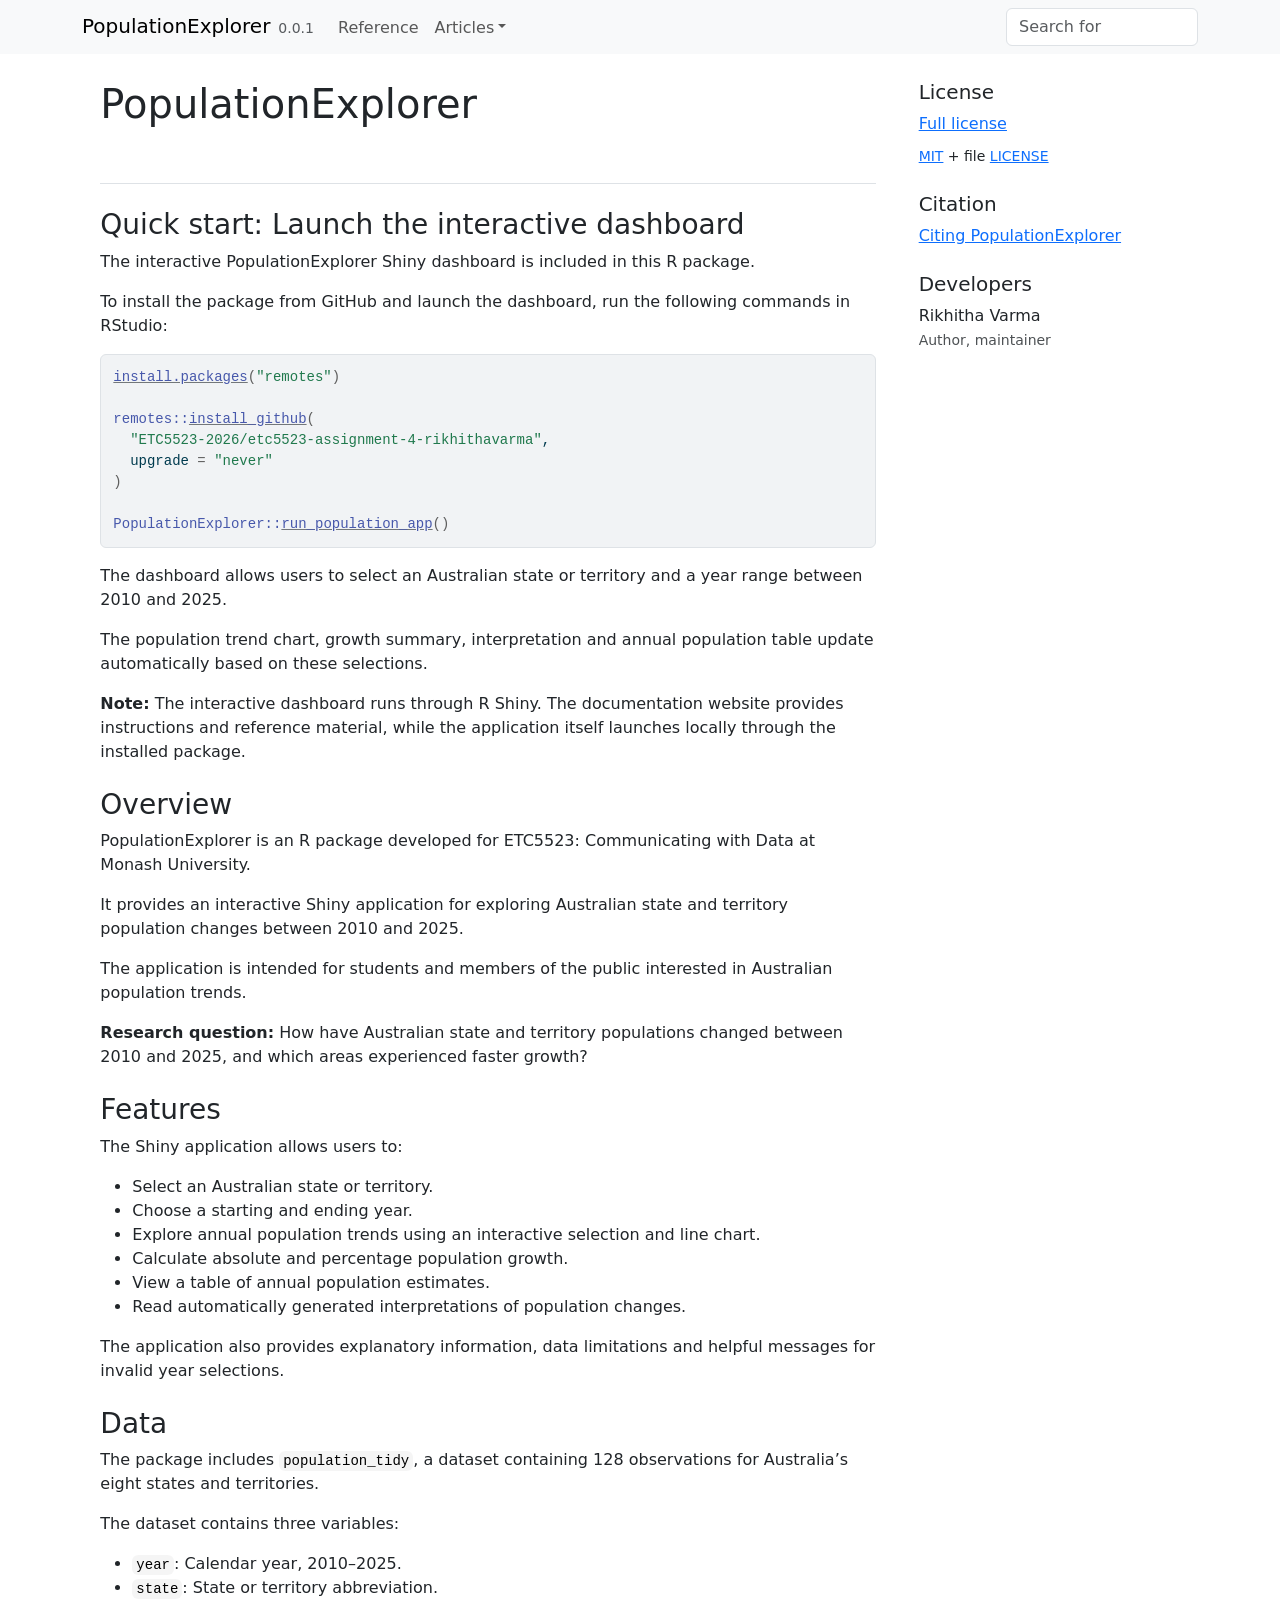
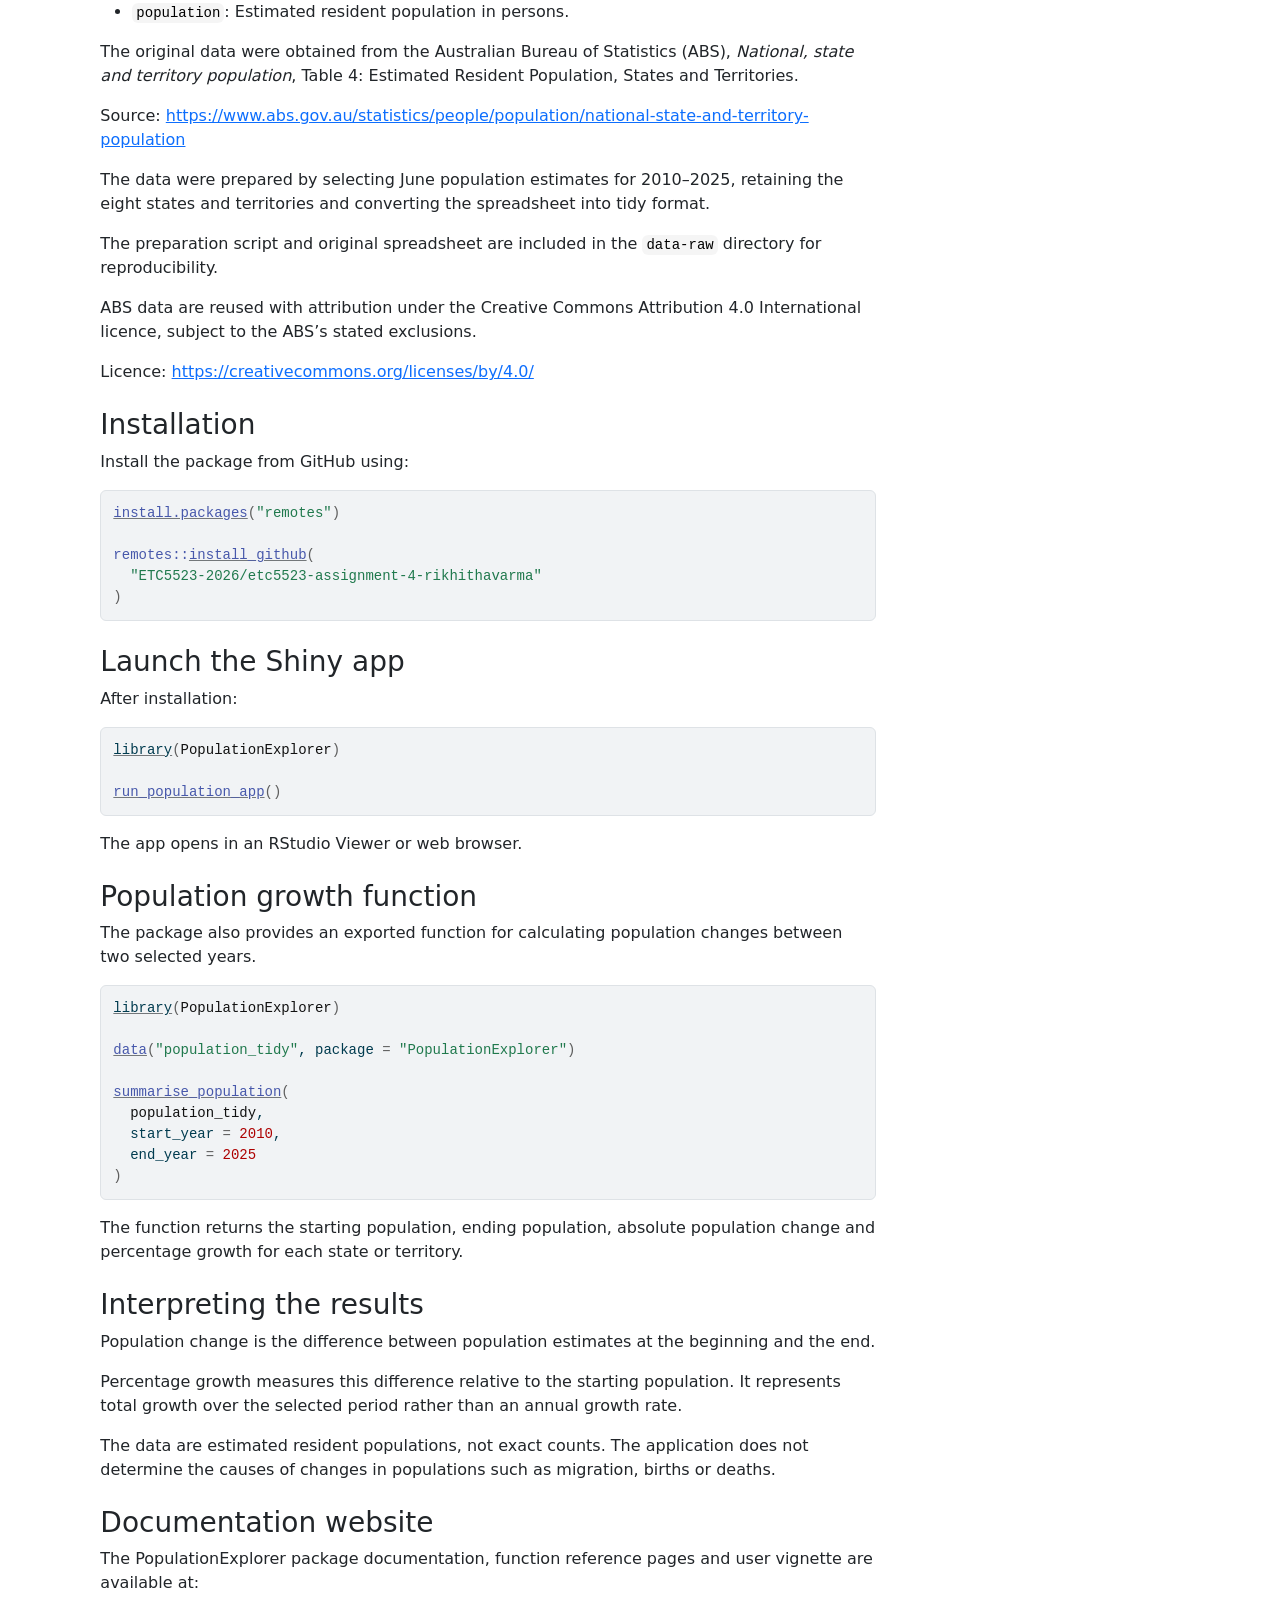
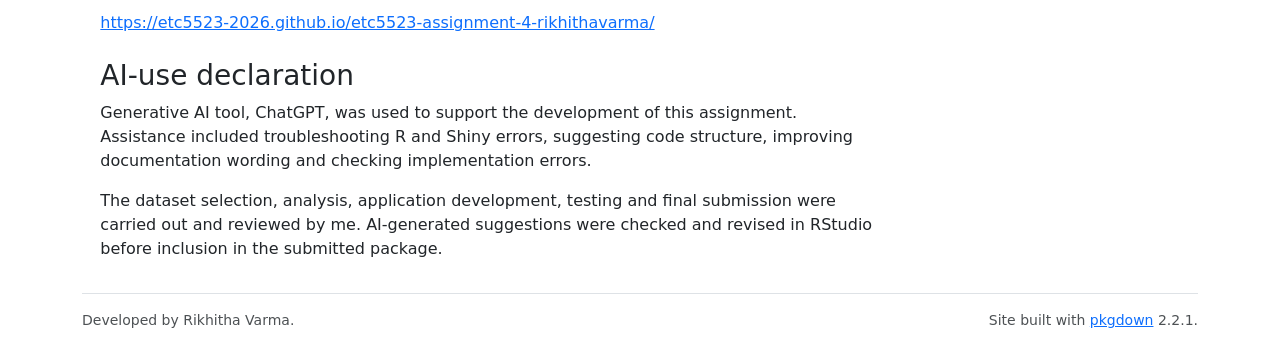
<file: docs/index.html>
<!DOCTYPE html>
<!-- Generated by pkgdown: do not edit by hand --><html lang="en">
<head>
<meta http-equiv="Content-Type" content="text/html; charset=UTF-8">
<meta charset="utf-8">
<meta http-equiv="X-UA-Compatible" content="IE=edge">
<meta name="viewport" content="width=device-width, initial-scale=1, shrink-to-fit=no">
<title>Explore Australian State and Territory Population Growth • PopulationExplorer</title>
<script src="deps/jquery-3.6.0/jquery-3.6.0.min.js"></script><meta name="viewport" content="width=device-width, initial-scale=1, shrink-to-fit=no">
<link href="deps/bootstrap-5.3.1/bootstrap.min.css" rel="stylesheet">
<script src="deps/bootstrap-5.3.1/bootstrap.bundle.min.js"></script><link href="deps/font-awesome-6.5.2/css/all.min.css" rel="stylesheet">
<link href="deps/font-awesome-6.5.2/css/v4-shims.min.css" rel="stylesheet">
<script src="deps/headroom-0.11.0/headroom.min.js"></script><script src="deps/headroom-0.11.0/jQuery.headroom.min.js"></script><script src="deps/bootstrap-toc-1.0.1/bootstrap-toc.min.js"></script><script src="deps/clipboard.js-2.0.11/clipboard.min.js"></script><script src="deps/search-1.0.0/autocomplete.jquery.min.js"></script><script src="deps/search-1.0.0/fuse.min.js"></script><script src="deps/search-1.0.0/mark.min.js"></script><!-- pkgdown --><script src="pkgdown.js"></script><meta property="og:title" content="Explore Australian State and Territory Population Growth">
<meta name="description" content="Provides annual population estimates for Australian states and territories from 2010 to 2025. Includes functions for summarising population growth and an interactive Shiny application for exploring population changes over time.">
<meta property="og:description" content="Provides annual population estimates for Australian states and territories from 2010 to 2025. Includes functions for summarising population growth and an interactive Shiny application for exploring population changes over time.">
</head>
<body>
    <a href="#main" class="visually-hidden-focusable">Skip to contents</a>


    <nav class="navbar navbar-expand-lg fixed-top bg-light" data-bs-theme="light" aria-label="Site navigation"><div class="container">

    <a class="navbar-brand me-2" href="index.html">PopulationExplorer</a>

    <small class="nav-text text-muted me-auto" data-bs-toggle="tooltip" data-bs-placement="bottom" title="">0.0.1</small>


    <button class="navbar-toggler" type="button" data-bs-toggle="collapse" data-bs-target="#navbar" aria-controls="navbar" aria-expanded="false" aria-label="Toggle navigation">
      <span class="navbar-toggler-icon"></span>
    </button>

    <div id="navbar" class="collapse navbar-collapse ms-3">
      <ul class="navbar-nav me-auto">
<li class="nav-item"><a class="nav-link" href="reference/index.html">Reference</a></li>
<li class="nav-item dropdown">
  <button class="nav-link dropdown-toggle" type="button" id="dropdown-articles" data-bs-toggle="dropdown" aria-expanded="false" aria-haspopup="true">Articles</button>
  <ul class="dropdown-menu" aria-labelledby="dropdown-articles">
<li><a class="dropdown-item" href="articles/using-population-explorer.html">Using PopulationExplorer</a></li>
  </ul>
</li>
      </ul>
<ul class="navbar-nav">
<li class="nav-item"><form class="form-inline" role="search">
 <input class="form-control" type="search" name="search-input" id="search-input" autocomplete="off" aria-label="Search site" placeholder="Search for" data-search-index="search.json">
</form></li>
      </ul>
</div>


  </div>
</nav><div class="container template-home">
<div class="row">
  <main id="main" class="col-md-9"><div class="section level1">
<div class="page-header"><h1 id="populationexplorer">PopulationExplorer<a class="anchor" aria-label="anchor" href="#populationexplorer"></a>
</h1></div>
<div class="section level2">
<h2 id="quick-start-launch-the-interactive-dashboard">Quick start: Launch the interactive dashboard<a class="anchor" aria-label="anchor" href="#quick-start-launch-the-interactive-dashboard"></a>
</h2>
<p>The interactive PopulationExplorer Shiny dashboard is included in this R package.</p>
<p>To install the package from GitHub and launch the dashboard, run the following commands in RStudio:</p>
<div class="sourceCode" id="cb1"><pre class="downlit sourceCode r">
<code class="sourceCode R"><span><span class="fu"><a href="https://rdrr.io/r/utils/install.packages.html" class="external-link">install.packages</a></span><span class="op">(</span><span class="st">"remotes"</span><span class="op">)</span></span>
<span></span>
<span><span class="fu">remotes</span><span class="fu">::</span><span class="fu"><a href="https://remotes.r-lib.org/reference/install_github.html" class="external-link">install_github</a></span><span class="op">(</span></span>
<span>  <span class="st">"ETC5523-2026/etc5523-assignment-4-rikhithavarma"</span>,</span>
<span>  upgrade <span class="op">=</span> <span class="st">"never"</span></span>
<span><span class="op">)</span></span>
<span></span>
<span><span class="fu">PopulationExplorer</span><span class="fu">::</span><span class="fu"><a href="reference/run_population_app.html">run_population_app</a></span><span class="op">(</span><span class="op">)</span></span></code></pre></div>
<p>The dashboard allows users to select an Australian state or territory and a year range between 2010 and 2025.</p>
<p>The population trend chart, growth summary, interpretation and annual population table update automatically based on these selections.</p>
<p><strong>Note:</strong> The interactive dashboard runs through R Shiny. The documentation website provides instructions and reference material, while the application itself launches locally through the installed package.</p>
</div>
<div class="section level2">
<h2 id="overview">Overview<a class="anchor" aria-label="anchor" href="#overview"></a>
</h2>
<p>PopulationExplorer is an R package developed for ETC5523: Communicating with Data at Monash University.</p>
<p>It provides an interactive Shiny application for exploring Australian state and territory population changes between 2010 and 2025.</p>
<p>The application is intended for students and members of the public interested in Australian population trends.</p>
<p><strong>Research question:</strong> How have Australian state and territory populations changed between 2010 and 2025, and which areas experienced faster growth?</p>
</div>
<div class="section level2">
<h2 id="features">Features<a class="anchor" aria-label="anchor" href="#features"></a>
</h2>
<p>The Shiny application allows users to:</p>
<ul>
<li>Select an Australian state or territory.</li>
<li>Choose a starting and ending year.</li>
<li>Explore annual population trends using an interactive selection and line chart.</li>
<li>Calculate absolute and percentage population growth.</li>
<li>View a table of annual population estimates.</li>
<li>Read automatically generated interpretations of population changes.</li>
</ul>
<p>The application also provides explanatory information, data limitations and helpful messages for invalid year selections.</p>
</div>
<div class="section level2">
<h2 id="data">Data<a class="anchor" aria-label="anchor" href="#data"></a>
</h2>
<p>The package includes <code>population_tidy</code>, a dataset containing 128 observations for Australia’s eight states and territories.</p>
<p>The dataset contains three variables:</p>
<ul>
<li>
<code>year</code>: Calendar year, 2010–2025.</li>
<li>
<code>state</code>: State or territory abbreviation.</li>
<li>
<code>population</code>: Estimated resident population in persons.</li>
</ul>
<p>The original data were obtained from the Australian Bureau of Statistics (ABS), <em>National, state and territory population</em>, Table 4: Estimated Resident Population, States and Territories.</p>
<p>Source: <a href="https://www.abs.gov.au/statistics/people/population/national-state-and-territory-population" class="external-link uri">https://www.abs.gov.au/statistics/people/population/national-state-and-territory-population</a></p>
<p>The data were prepared by selecting June population estimates for 2010–2025, retaining the eight states and territories and converting the spreadsheet into tidy format.</p>
<p>The preparation script and original spreadsheet are included in the <code>data-raw</code> directory for reproducibility.</p>
<p>ABS data are reused with attribution under the Creative Commons Attribution 4.0 International licence, subject to the ABS’s stated exclusions.</p>
<p>Licence: <a href="https://creativecommons.org/licenses/by/4.0/" class="external-link uri">https://creativecommons.org/licenses/by/4.0/</a></p>
</div>
<div class="section level2">
<h2 id="installation">Installation<a class="anchor" aria-label="anchor" href="#installation"></a>
</h2>
<p>Install the package from GitHub using:</p>
<div class="sourceCode" id="cb2"><pre class="downlit sourceCode r">
<code class="sourceCode R"><span><span class="fu"><a href="https://rdrr.io/r/utils/install.packages.html" class="external-link">install.packages</a></span><span class="op">(</span><span class="st">"remotes"</span><span class="op">)</span></span>
<span></span>
<span><span class="fu">remotes</span><span class="fu">::</span><span class="fu"><a href="https://remotes.r-lib.org/reference/install_github.html" class="external-link">install_github</a></span><span class="op">(</span></span>
<span>  <span class="st">"ETC5523-2026/etc5523-assignment-4-rikhithavarma"</span></span>
<span><span class="op">)</span></span></code></pre></div>
</div>
<div class="section level2">
<h2 id="launch-the-shiny-app">Launch the Shiny app<a class="anchor" aria-label="anchor" href="#launch-the-shiny-app"></a>
</h2>
<p>After installation:</p>
<div class="sourceCode" id="cb3"><pre class="downlit sourceCode r">
<code class="sourceCode R"><span><span class="kw"><a href="https://rdrr.io/r/base/library.html" class="external-link">library</a></span><span class="op">(</span><span class="va">PopulationExplorer</span><span class="op">)</span></span>
<span></span>
<span><span class="fu"><a href="reference/run_population_app.html">run_population_app</a></span><span class="op">(</span><span class="op">)</span></span></code></pre></div>
<p>The app opens in an RStudio Viewer or web browser.</p>
</div>
<div class="section level2">
<h2 id="population-growth-function">Population growth function<a class="anchor" aria-label="anchor" href="#population-growth-function"></a>
</h2>
<p>The package also provides an exported function for calculating population changes between two selected years.</p>
<div class="sourceCode" id="cb4"><pre class="downlit sourceCode r">
<code class="sourceCode R"><span><span class="kw"><a href="https://rdrr.io/r/base/library.html" class="external-link">library</a></span><span class="op">(</span><span class="va">PopulationExplorer</span><span class="op">)</span></span>
<span></span>
<span><span class="fu"><a href="https://rdrr.io/r/utils/data.html" class="external-link">data</a></span><span class="op">(</span><span class="st">"population_tidy"</span>, package <span class="op">=</span> <span class="st">"PopulationExplorer"</span><span class="op">)</span></span>
<span></span>
<span><span class="fu"><a href="reference/summarise_population.html">summarise_population</a></span><span class="op">(</span></span>
<span>  <span class="va">population_tidy</span>,</span>
<span>  start_year <span class="op">=</span> <span class="fl">2010</span>,</span>
<span>  end_year <span class="op">=</span> <span class="fl">2025</span></span>
<span><span class="op">)</span></span></code></pre></div>
<p>The function returns the starting population, ending population, absolute population change and percentage growth for each state or territory.</p>
</div>
<div class="section level2">
<h2 id="interpreting-the-results">Interpreting the results<a class="anchor" aria-label="anchor" href="#interpreting-the-results"></a>
</h2>
<p>Population change is the difference between population estimates at the beginning and the end.</p>
<p>Percentage growth measures this difference relative to the starting population. It represents total growth over the selected period rather than an annual growth rate.</p>
<p>The data are estimated resident populations, not exact counts. The application does not determine the causes of changes in populations such as migration, births or deaths.</p>
</div>
<div class="section level2">
<h2 id="documentation-website">Documentation website<a class="anchor" aria-label="anchor" href="#documentation-website"></a>
</h2>
<p>The PopulationExplorer package documentation, function reference pages and user vignette are available at:</p>
<p><a href="https://etc5523-2026.github.io/etc5523-assignment-4-rikhithavarma/" class="external-link uri">https://etc5523-2026.github.io/etc5523-assignment-4-rikhithavarma/</a></p>
</div>
<div class="section level2">
<h2 id="ai-use-declaration">AI-use declaration<a class="anchor" aria-label="anchor" href="#ai-use-declaration"></a>
</h2>
<p>Generative AI tool, ChatGPT, was used to support the development of this assignment. Assistance included troubleshooting R and Shiny errors, suggesting code structure, improving documentation wording and checking implementation errors.</p>
<p>The dataset selection, analysis, application development, testing and final submission were carried out and reviewed by me. AI-generated suggestions were checked and revised in RStudio before inclusion in the submitted package.</p>
</div>
</div>
  </main><aside class="col-md-3"><div class="license">
<h2 data-toc-skip>License</h2>
<ul class="list-unstyled">
<li><a href="LICENSE.html">Full license</a></li>
<li><small><a href="https://opensource.org/licenses/mit-license.php" class="external-link">MIT</a> + file <a href="LICENSE-text.html">LICENSE</a></small></li>
</ul>
</div>


<div class="citation">
<h2 data-toc-skip>Citation</h2>
<ul class="list-unstyled">
<li><a href="authors.html#citation">Citing PopulationExplorer</a></li>
</ul>
</div>

<div class="developers">
<h2 data-toc-skip>Developers</h2>
<ul class="list-unstyled">
<li>Rikhitha Varma <br><small class="roles"> Author, maintainer </small>   </li>
</ul>
</div>



  </aside>
</div>


    <footer><div class="pkgdown-footer-left">
  <p>Developed by Rikhitha Varma.</p>
</div>

<div class="pkgdown-footer-right">
  <p>Site built with <a href="https://pkgdown.r-lib.org/" class="external-link">pkgdown</a> 2.2.1.</p>
</div>

    </footer>
</div>





  </body>
</html>
</file>
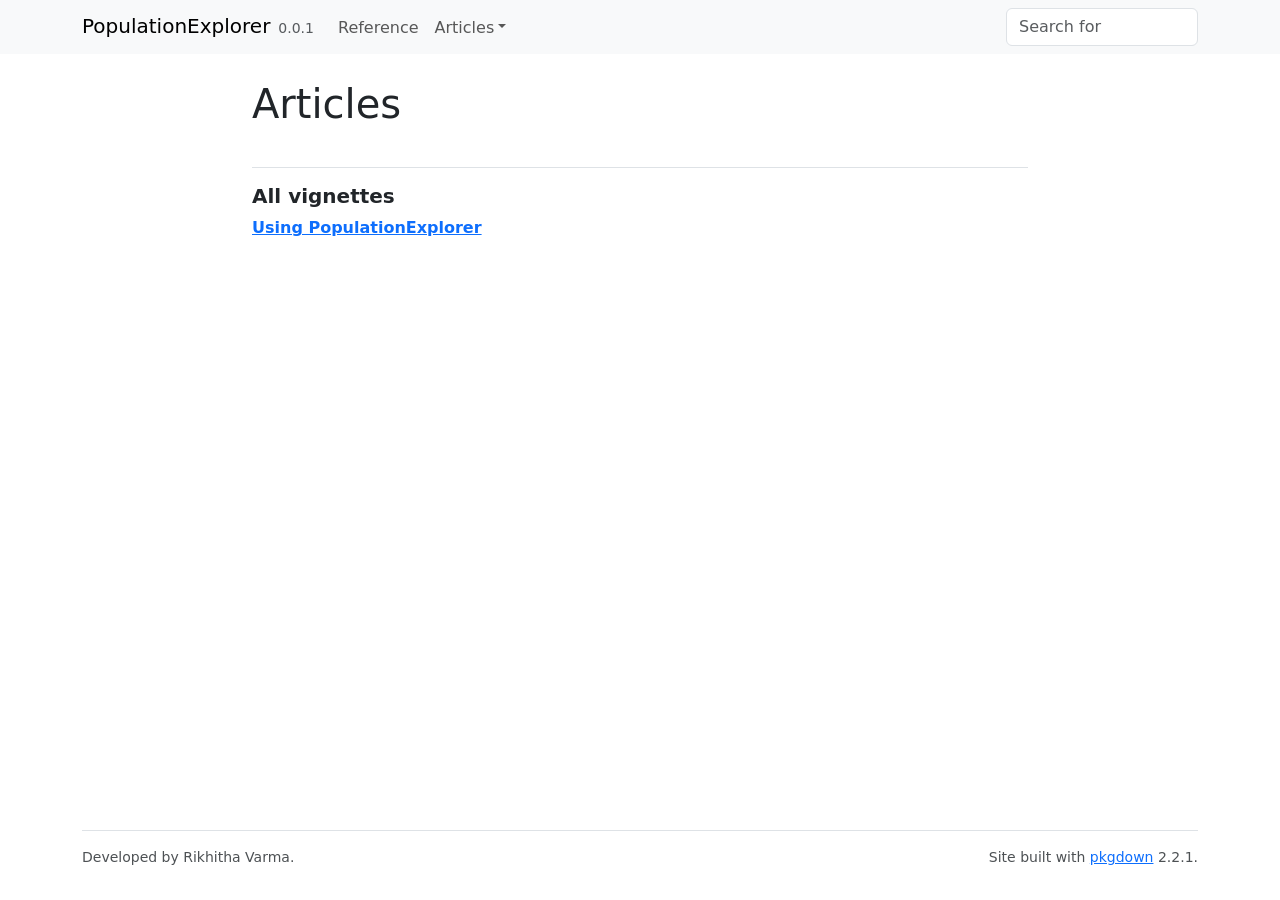
<file: docs/articles/index.html>
<!DOCTYPE html>
<!-- Generated by pkgdown: do not edit by hand --><html lang="en"><head><meta http-equiv="Content-Type" content="text/html; charset=UTF-8"><meta charset="utf-8"><meta http-equiv="X-UA-Compatible" content="IE=edge"><meta name="viewport" content="width=device-width, initial-scale=1, shrink-to-fit=no"><title>Articles • PopulationExplorer</title><script src="../deps/jquery-3.6.0/jquery-3.6.0.min.js"></script><meta name="viewport" content="width=device-width, initial-scale=1, shrink-to-fit=no"><link href="../deps/bootstrap-5.3.1/bootstrap.min.css" rel="stylesheet"><script src="../deps/bootstrap-5.3.1/bootstrap.bundle.min.js"></script><link href="../deps/font-awesome-6.5.2/css/all.min.css" rel="stylesheet"><link href="../deps/font-awesome-6.5.2/css/v4-shims.min.css" rel="stylesheet"><script src="../deps/headroom-0.11.0/headroom.min.js"></script><script src="../deps/headroom-0.11.0/jQuery.headroom.min.js"></script><script src="../deps/bootstrap-toc-1.0.1/bootstrap-toc.min.js"></script><script src="../deps/clipboard.js-2.0.11/clipboard.min.js"></script><script src="../deps/search-1.0.0/autocomplete.jquery.min.js"></script><script src="../deps/search-1.0.0/fuse.min.js"></script><script src="../deps/search-1.0.0/mark.min.js"></script><!-- pkgdown --><script src="../pkgdown.js"></script><meta property="og:title" content="Articles"></head><body>
    <a href="#main" class="visually-hidden-focusable">Skip to contents</a>


    <nav class="navbar navbar-expand-lg fixed-top bg-light" data-bs-theme="light" aria-label="Site navigation"><div class="container">

    <a class="navbar-brand me-2" href="../index.html">PopulationExplorer</a>

    <small class="nav-text text-muted me-auto" data-bs-toggle="tooltip" data-bs-placement="bottom" title="">0.0.1</small>


    <button class="navbar-toggler" type="button" data-bs-toggle="collapse" data-bs-target="#navbar" aria-controls="navbar" aria-expanded="false" aria-label="Toggle navigation">
      <span class="navbar-toggler-icon"></span>
    </button>

    <div id="navbar" class="collapse navbar-collapse ms-3">
      <ul class="navbar-nav me-auto"><li class="nav-item"><a class="nav-link" href="../reference/index.html">Reference</a></li>
<li class="nav-item dropdown">
  <button class="nav-link dropdown-toggle" type="button" id="dropdown-articles" data-bs-toggle="dropdown" aria-expanded="false" aria-haspopup="true">Articles</button>
  <ul class="dropdown-menu" aria-labelledby="dropdown-articles"><li><a class="dropdown-item" href="../articles/using-population-explorer.html">Using PopulationExplorer</a></li>
  </ul></li>
      </ul><ul class="navbar-nav"><li class="nav-item"><form class="form-inline" role="search">
 <input class="form-control" type="search" name="search-input" id="search-input" autocomplete="off" aria-label="Search site" placeholder="Search for" data-search-index="../search.json"></form></li>
      </ul></div>


  </div>
</nav><div class="container template-article-index">
<div class="row">
  <main id="main" class="col-md-9"><div class="page-header">

      <h1>Articles</h1>
    </div>

    <div class="section ">
      <h3>All vignettes</h3>
      <div class="section-desc"></div>

      <dl><dt><a href="using-population-explorer.html">Using PopulationExplorer</a></dt>
        <dd>
      </dd></dl></div>
  </main></div>


    <footer><div class="pkgdown-footer-left">
  <p>Developed by Rikhitha Varma.</p>
</div>

<div class="pkgdown-footer-right">
  <p>Site built with <a href="https://pkgdown.r-lib.org/" class="external-link">pkgdown</a> 2.2.1.</p>
</div>

    </footer></div>





  </body></html>
</file>
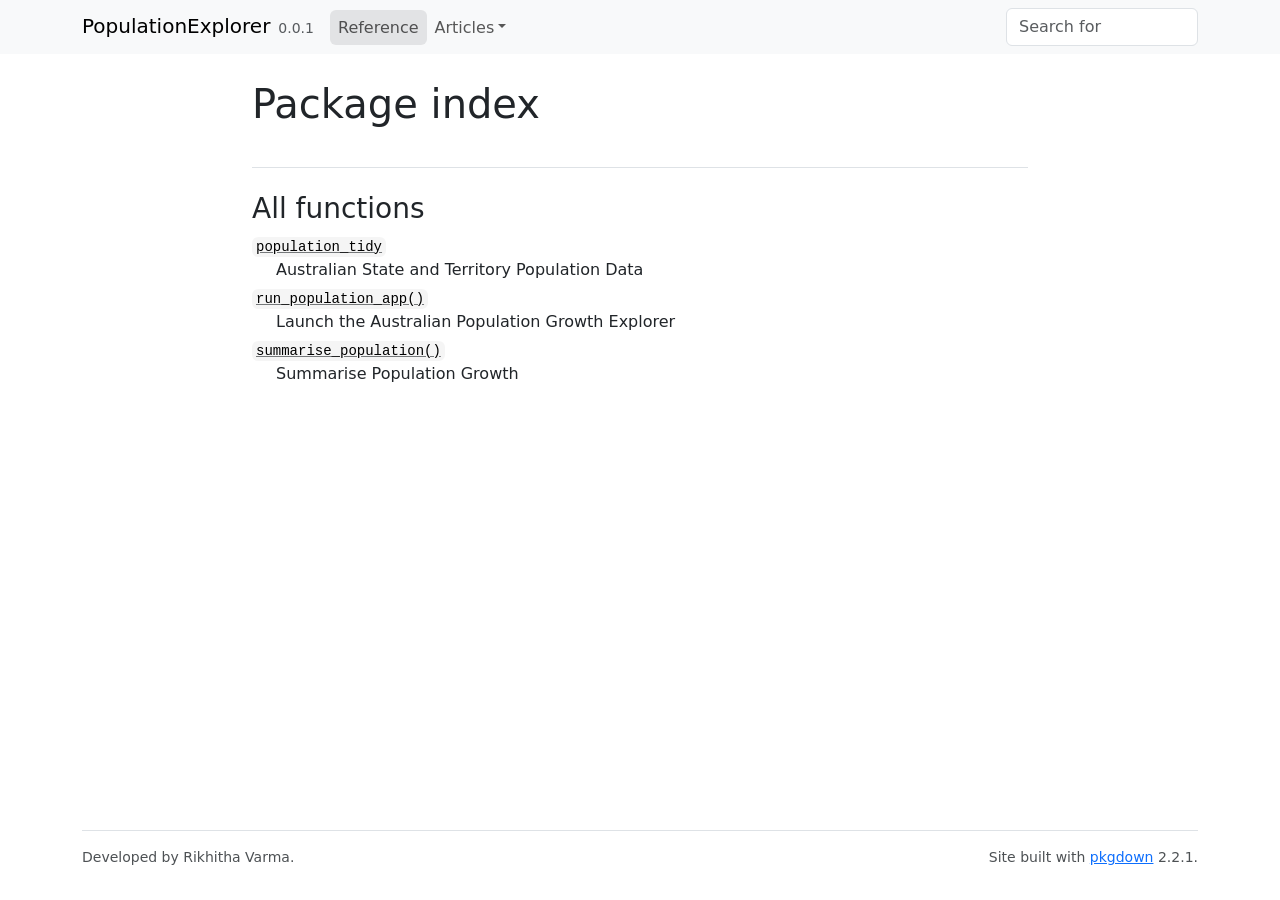
<file: docs/reference/index.html>
<!DOCTYPE html>
<!-- Generated by pkgdown: do not edit by hand --><html lang="en"><head><meta http-equiv="Content-Type" content="text/html; charset=UTF-8"><meta charset="utf-8"><meta http-equiv="X-UA-Compatible" content="IE=edge"><meta name="viewport" content="width=device-width, initial-scale=1, shrink-to-fit=no"><title>Package index • PopulationExplorer</title><script src="../deps/jquery-3.6.0/jquery-3.6.0.min.js"></script><meta name="viewport" content="width=device-width, initial-scale=1, shrink-to-fit=no"><link href="../deps/bootstrap-5.3.1/bootstrap.min.css" rel="stylesheet"><script src="../deps/bootstrap-5.3.1/bootstrap.bundle.min.js"></script><link href="../deps/font-awesome-6.5.2/css/all.min.css" rel="stylesheet"><link href="../deps/font-awesome-6.5.2/css/v4-shims.min.css" rel="stylesheet"><script src="../deps/headroom-0.11.0/headroom.min.js"></script><script src="../deps/headroom-0.11.0/jQuery.headroom.min.js"></script><script src="../deps/bootstrap-toc-1.0.1/bootstrap-toc.min.js"></script><script src="../deps/clipboard.js-2.0.11/clipboard.min.js"></script><script src="../deps/search-1.0.0/autocomplete.jquery.min.js"></script><script src="../deps/search-1.0.0/fuse.min.js"></script><script src="../deps/search-1.0.0/mark.min.js"></script><!-- pkgdown --><script src="../pkgdown.js"></script><meta property="og:title" content="Package index"></head><body>
    <a href="#main" class="visually-hidden-focusable">Skip to contents</a>


    <nav class="navbar navbar-expand-lg fixed-top bg-light" data-bs-theme="light" aria-label="Site navigation"><div class="container">

    <a class="navbar-brand me-2" href="../index.html">PopulationExplorer</a>

    <small class="nav-text text-muted me-auto" data-bs-toggle="tooltip" data-bs-placement="bottom" title="">0.0.1</small>


    <button class="navbar-toggler" type="button" data-bs-toggle="collapse" data-bs-target="#navbar" aria-controls="navbar" aria-expanded="false" aria-label="Toggle navigation">
      <span class="navbar-toggler-icon"></span>
    </button>

    <div id="navbar" class="collapse navbar-collapse ms-3">
      <ul class="navbar-nav me-auto"><li class="active nav-item"><a class="nav-link" href="../reference/index.html">Reference</a></li>
<li class="nav-item dropdown">
  <button class="nav-link dropdown-toggle" type="button" id="dropdown-articles" data-bs-toggle="dropdown" aria-expanded="false" aria-haspopup="true">Articles</button>
  <ul class="dropdown-menu" aria-labelledby="dropdown-articles"><li><a class="dropdown-item" href="../articles/using-population-explorer.html">Using PopulationExplorer</a></li>
  </ul></li>
      </ul><ul class="navbar-nav"><li class="nav-item"><form class="form-inline" role="search">
 <input class="form-control" type="search" name="search-input" id="search-input" autocomplete="off" aria-label="Search site" placeholder="Search for" data-search-index="../search.json"></form></li>
      </ul></div>


  </div>
</nav><div class="container template-reference-index">
<div class="row">
  <main id="main" class="col-md-9"><div class="page-header">

      <h1>Package index</h1>
    </div>

    <div class="section level2">
      <h2 id="all-functions">All functions<a class="anchor" aria-label="anchor" href="#all-functions"></a></h2>



      <dl></dl></div><div class="section level2">




      <dl><dt>

          <code><a href="population_tidy.html">population_tidy</a></code>

        </dt>
        <dd>Australian State and Territory Population Data</dd>

        <dt>

          <code><a href="run_population_app.html">run_population_app()</a></code>

        </dt>
        <dd>Launch the Australian Population Growth Explorer</dd>

        <dt>

          <code><a href="summarise_population.html">summarise_population()</a></code>

        </dt>
        <dd>Summarise Population Growth</dd>
      </dl></div>
  </main></div>


    <footer><div class="pkgdown-footer-left">
  <p>Developed by Rikhitha Varma.</p>
</div>

<div class="pkgdown-footer-right">
  <p>Site built with <a href="https://pkgdown.r-lib.org/" class="external-link">pkgdown</a> 2.2.1.</p>
</div>

    </footer></div>





  </body></html>
</file>
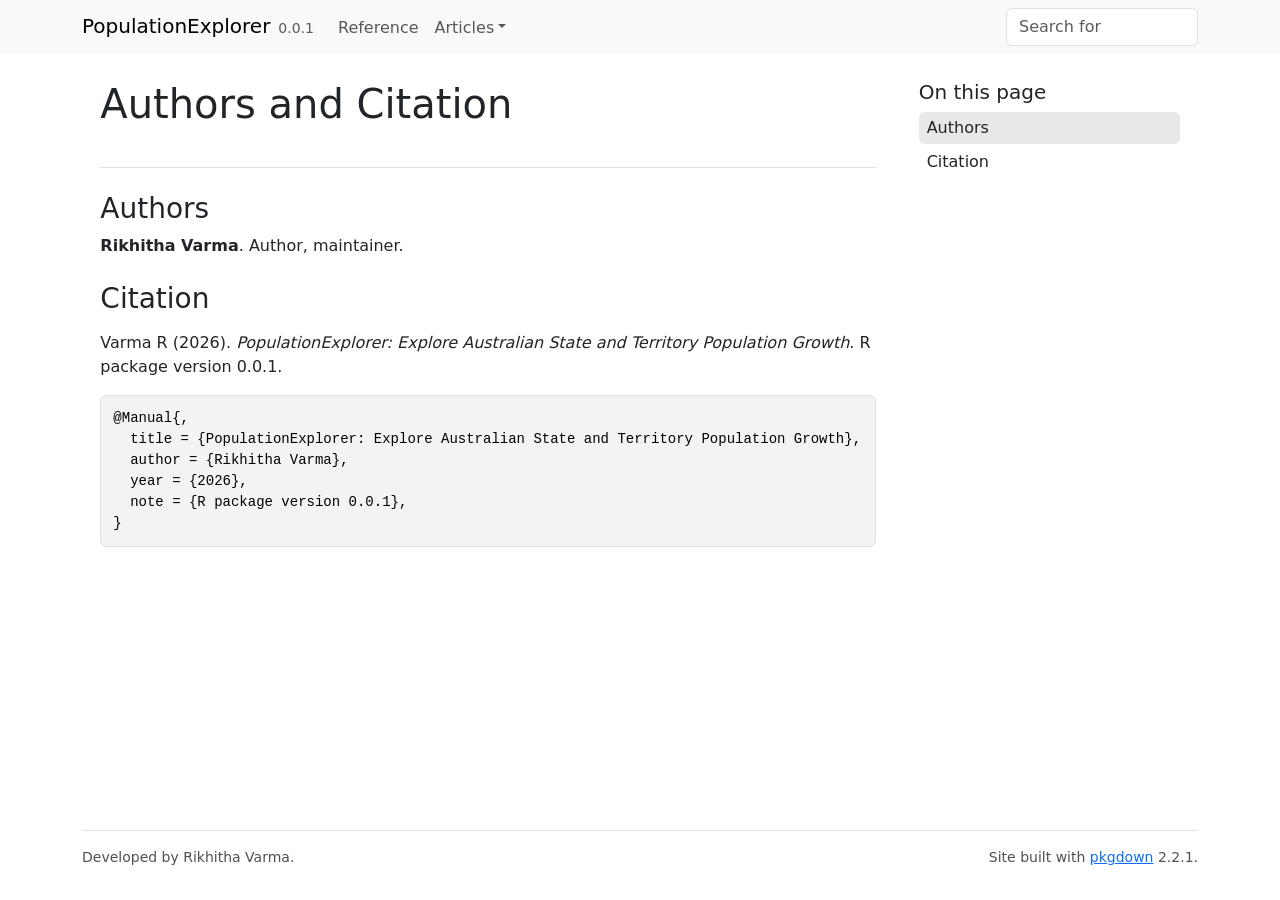
<file: docs/authors.html>
<!DOCTYPE html>
<!-- Generated by pkgdown: do not edit by hand --><html lang="en"><head><meta http-equiv="Content-Type" content="text/html; charset=UTF-8"><meta charset="utf-8"><meta http-equiv="X-UA-Compatible" content="IE=edge"><meta name="viewport" content="width=device-width, initial-scale=1, shrink-to-fit=no"><title>Authors and Citation • PopulationExplorer</title><script src="deps/jquery-3.6.0/jquery-3.6.0.min.js"></script><meta name="viewport" content="width=device-width, initial-scale=1, shrink-to-fit=no"><link href="deps/bootstrap-5.3.1/bootstrap.min.css" rel="stylesheet"><script src="deps/bootstrap-5.3.1/bootstrap.bundle.min.js"></script><link href="deps/font-awesome-6.5.2/css/all.min.css" rel="stylesheet"><link href="deps/font-awesome-6.5.2/css/v4-shims.min.css" rel="stylesheet"><script src="deps/headroom-0.11.0/headroom.min.js"></script><script src="deps/headroom-0.11.0/jQuery.headroom.min.js"></script><script src="deps/bootstrap-toc-1.0.1/bootstrap-toc.min.js"></script><script src="deps/clipboard.js-2.0.11/clipboard.min.js"></script><script src="deps/search-1.0.0/autocomplete.jquery.min.js"></script><script src="deps/search-1.0.0/fuse.min.js"></script><script src="deps/search-1.0.0/mark.min.js"></script><!-- pkgdown --><script src="pkgdown.js"></script><meta property="og:title" content="Authors and Citation"></head><body>
    <a href="#main" class="visually-hidden-focusable">Skip to contents</a>


    <nav class="navbar navbar-expand-lg fixed-top bg-light" data-bs-theme="light" aria-label="Site navigation"><div class="container">

    <a class="navbar-brand me-2" href="index.html">PopulationExplorer</a>

    <small class="nav-text text-muted me-auto" data-bs-toggle="tooltip" data-bs-placement="bottom" title="">0.0.1</small>


    <button class="navbar-toggler" type="button" data-bs-toggle="collapse" data-bs-target="#navbar" aria-controls="navbar" aria-expanded="false" aria-label="Toggle navigation">
      <span class="navbar-toggler-icon"></span>
    </button>

    <div id="navbar" class="collapse navbar-collapse ms-3">
      <ul class="navbar-nav me-auto"><li class="nav-item"><a class="nav-link" href="reference/index.html">Reference</a></li>
<li class="nav-item dropdown">
  <button class="nav-link dropdown-toggle" type="button" id="dropdown-articles" data-bs-toggle="dropdown" aria-expanded="false" aria-haspopup="true">Articles</button>
  <ul class="dropdown-menu" aria-labelledby="dropdown-articles"><li><a class="dropdown-item" href="articles/using-population-explorer.html">Using PopulationExplorer</a></li>
  </ul></li>
      </ul><ul class="navbar-nav"><li class="nav-item"><form class="form-inline" role="search">
 <input class="form-control" type="search" name="search-input" id="search-input" autocomplete="off" aria-label="Search site" placeholder="Search for" data-search-index="search.json"></form></li>
      </ul></div>


  </div>
</nav><div class="container template-citation-authors">
<div class="row">
  <main id="main" class="col-md-9"><div class="page-header">

      <h1>Authors and Citation</h1>
    </div>

    <div class="section level2">
      <h2>Authors</h2>

      <ul class="list-unstyled"><li>
          <p><strong>Rikhitha Varma</strong>. Author, maintainer.
          </p>
        </li>
      </ul></div>

    <div class="section level2">
      <h2 id="citation">Citation</h2>
      <p></p>

      <p>Varma R (2026).
<em>PopulationExplorer: Explore Australian State and Territory Population Growth</em>.
R package version 0.0.1.
</p>
      <pre>@Manual{,
  title = {PopulationExplorer: Explore Australian State and Territory Population Growth},
  author = {Rikhitha Varma},
  year = {2026},
  note = {R package version 0.0.1},
}</pre>
    </div>

  </main><aside class="col-md-3"><nav id="toc" aria-label="Table of contents"><h2>On this page</h2>
    </nav></aside></div>


    <footer><div class="pkgdown-footer-left">
  <p>Developed by Rikhitha Varma.</p>
</div>

<div class="pkgdown-footer-right">
  <p>Site built with <a href="https://pkgdown.r-lib.org/" class="external-link">pkgdown</a> 2.2.1.</p>
</div>

    </footer></div>





  </body></html>
</file>
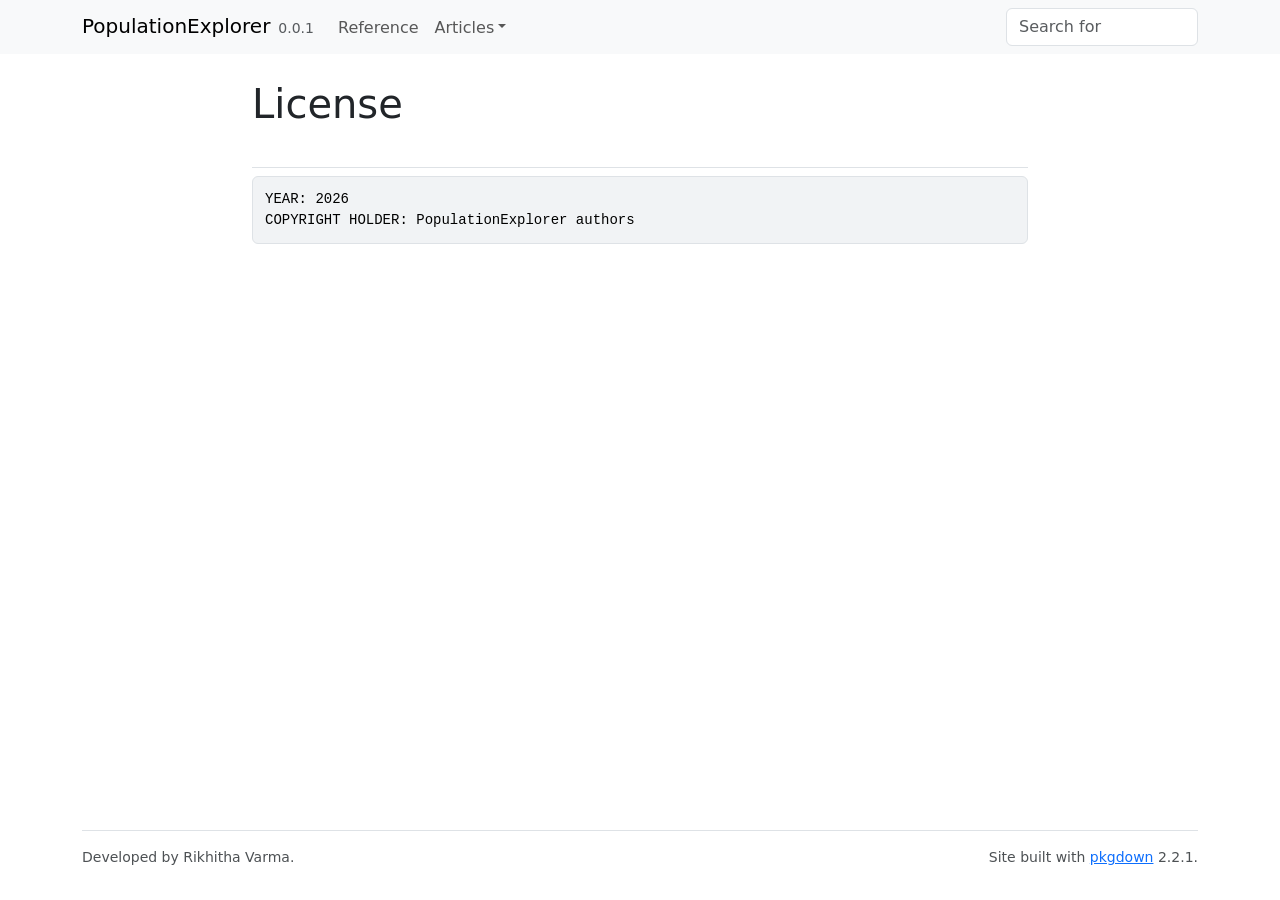
<file: docs/LICENSE-text.html>
<!DOCTYPE html>
<!-- Generated by pkgdown: do not edit by hand --><html lang="en"><head><meta http-equiv="Content-Type" content="text/html; charset=UTF-8"><meta charset="utf-8"><meta http-equiv="X-UA-Compatible" content="IE=edge"><meta name="viewport" content="width=device-width, initial-scale=1, shrink-to-fit=no"><title>License • PopulationExplorer</title><script src="deps/jquery-3.6.0/jquery-3.6.0.min.js"></script><meta name="viewport" content="width=device-width, initial-scale=1, shrink-to-fit=no"><link href="deps/bootstrap-5.3.1/bootstrap.min.css" rel="stylesheet"><script src="deps/bootstrap-5.3.1/bootstrap.bundle.min.js"></script><link href="deps/font-awesome-6.5.2/css/all.min.css" rel="stylesheet"><link href="deps/font-awesome-6.5.2/css/v4-shims.min.css" rel="stylesheet"><script src="deps/headroom-0.11.0/headroom.min.js"></script><script src="deps/headroom-0.11.0/jQuery.headroom.min.js"></script><script src="deps/bootstrap-toc-1.0.1/bootstrap-toc.min.js"></script><script src="deps/clipboard.js-2.0.11/clipboard.min.js"></script><script src="deps/search-1.0.0/autocomplete.jquery.min.js"></script><script src="deps/search-1.0.0/fuse.min.js"></script><script src="deps/search-1.0.0/mark.min.js"></script><!-- pkgdown --><script src="pkgdown.js"></script><meta property="og:title" content="License"></head><body>
    <a href="#main" class="visually-hidden-focusable">Skip to contents</a>


    <nav class="navbar navbar-expand-lg fixed-top bg-light" data-bs-theme="light" aria-label="Site navigation"><div class="container">

    <a class="navbar-brand me-2" href="index.html">PopulationExplorer</a>

    <small class="nav-text text-muted me-auto" data-bs-toggle="tooltip" data-bs-placement="bottom" title="">0.0.1</small>


    <button class="navbar-toggler" type="button" data-bs-toggle="collapse" data-bs-target="#navbar" aria-controls="navbar" aria-expanded="false" aria-label="Toggle navigation">
      <span class="navbar-toggler-icon"></span>
    </button>

    <div id="navbar" class="collapse navbar-collapse ms-3">
      <ul class="navbar-nav me-auto"><li class="nav-item"><a class="nav-link" href="reference/index.html">Reference</a></li>
<li class="nav-item dropdown">
  <button class="nav-link dropdown-toggle" type="button" id="dropdown-articles" data-bs-toggle="dropdown" aria-expanded="false" aria-haspopup="true">Articles</button>
  <ul class="dropdown-menu" aria-labelledby="dropdown-articles"><li><a class="dropdown-item" href="articles/using-population-explorer.html">Using PopulationExplorer</a></li>
  </ul></li>
      </ul><ul class="navbar-nav"><li class="nav-item"><form class="form-inline" role="search">
 <input class="form-control" type="search" name="search-input" id="search-input" autocomplete="off" aria-label="Search site" placeholder="Search for" data-search-index="search.json"></form></li>
      </ul></div>


  </div>
</nav><div class="container template-title-body">
<div class="row">
  <main id="main" class="col-md-9"><div class="page-header">

      <h1>License</h1>

    </div>

<pre>YEAR: 2026
COPYRIGHT HOLDER: PopulationExplorer authors
</pre>

  </main></div>


    <footer><div class="pkgdown-footer-left">
  <p>Developed by Rikhitha Varma.</p>
</div>

<div class="pkgdown-footer-right">
  <p>Site built with <a href="https://pkgdown.r-lib.org/" class="external-link">pkgdown</a> 2.2.1.</p>
</div>

    </footer></div>





  </body></html>
</file>
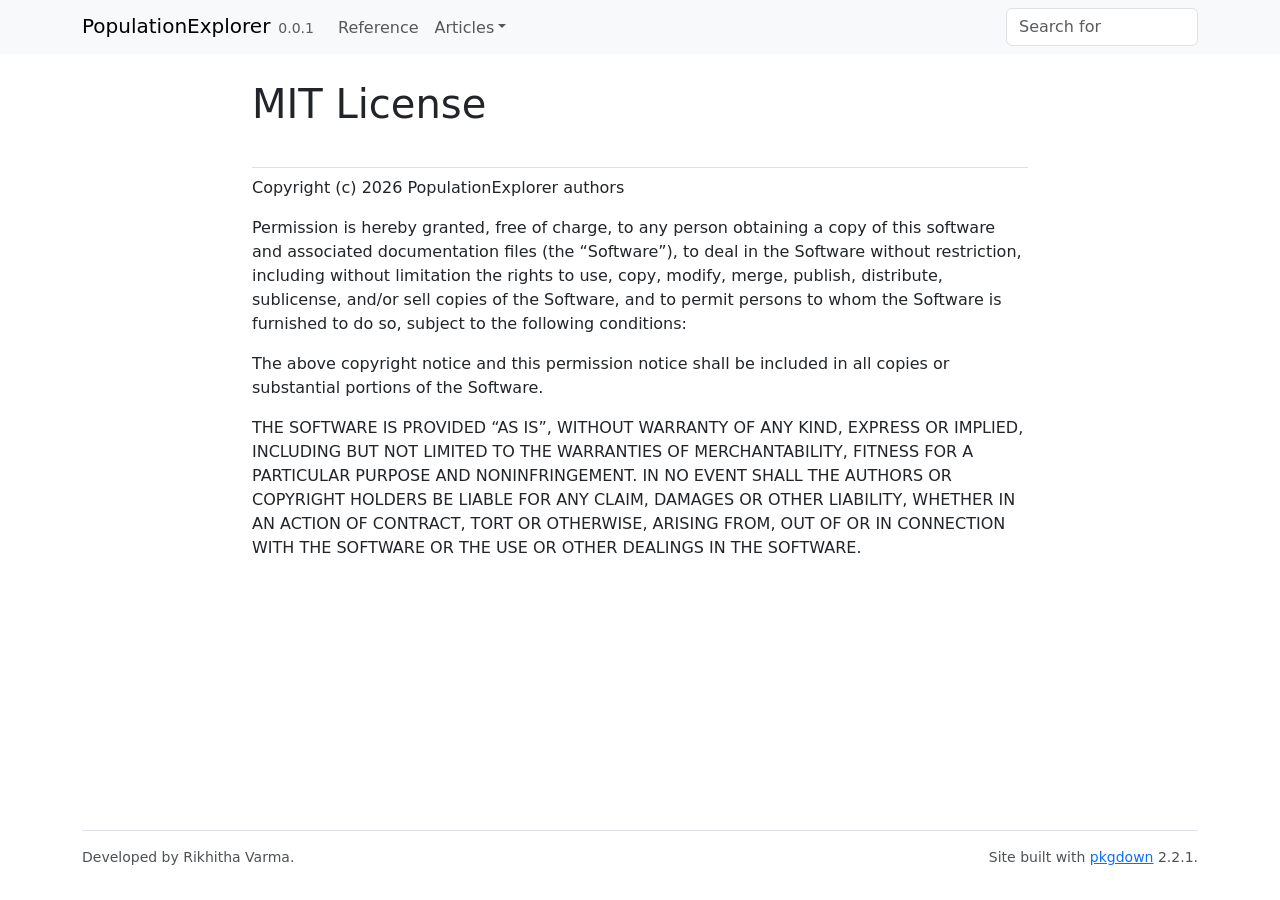
<file: docs/LICENSE.html>
<!DOCTYPE html>
<!-- Generated by pkgdown: do not edit by hand --><html lang="en"><head><meta http-equiv="Content-Type" content="text/html; charset=UTF-8"><meta charset="utf-8"><meta http-equiv="X-UA-Compatible" content="IE=edge"><meta name="viewport" content="width=device-width, initial-scale=1, shrink-to-fit=no"><title>MIT License • PopulationExplorer</title><script src="deps/jquery-3.6.0/jquery-3.6.0.min.js"></script><meta name="viewport" content="width=device-width, initial-scale=1, shrink-to-fit=no"><link href="deps/bootstrap-5.3.1/bootstrap.min.css" rel="stylesheet"><script src="deps/bootstrap-5.3.1/bootstrap.bundle.min.js"></script><link href="deps/font-awesome-6.5.2/css/all.min.css" rel="stylesheet"><link href="deps/font-awesome-6.5.2/css/v4-shims.min.css" rel="stylesheet"><script src="deps/headroom-0.11.0/headroom.min.js"></script><script src="deps/headroom-0.11.0/jQuery.headroom.min.js"></script><script src="deps/bootstrap-toc-1.0.1/bootstrap-toc.min.js"></script><script src="deps/clipboard.js-2.0.11/clipboard.min.js"></script><script src="deps/search-1.0.0/autocomplete.jquery.min.js"></script><script src="deps/search-1.0.0/fuse.min.js"></script><script src="deps/search-1.0.0/mark.min.js"></script><!-- pkgdown --><script src="pkgdown.js"></script><meta property="og:title" content="MIT License"></head><body>
    <a href="#main" class="visually-hidden-focusable">Skip to contents</a>


    <nav class="navbar navbar-expand-lg fixed-top bg-light" data-bs-theme="light" aria-label="Site navigation"><div class="container">

    <a class="navbar-brand me-2" href="index.html">PopulationExplorer</a>

    <small class="nav-text text-muted me-auto" data-bs-toggle="tooltip" data-bs-placement="bottom" title="">0.0.1</small>


    <button class="navbar-toggler" type="button" data-bs-toggle="collapse" data-bs-target="#navbar" aria-controls="navbar" aria-expanded="false" aria-label="Toggle navigation">
      <span class="navbar-toggler-icon"></span>
    </button>

    <div id="navbar" class="collapse navbar-collapse ms-3">
      <ul class="navbar-nav me-auto"><li class="nav-item"><a class="nav-link" href="reference/index.html">Reference</a></li>
<li class="nav-item dropdown">
  <button class="nav-link dropdown-toggle" type="button" id="dropdown-articles" data-bs-toggle="dropdown" aria-expanded="false" aria-haspopup="true">Articles</button>
  <ul class="dropdown-menu" aria-labelledby="dropdown-articles"><li><a class="dropdown-item" href="articles/using-population-explorer.html">Using PopulationExplorer</a></li>
  </ul></li>
      </ul><ul class="navbar-nav"><li class="nav-item"><form class="form-inline" role="search">
 <input class="form-control" type="search" name="search-input" id="search-input" autocomplete="off" aria-label="Search site" placeholder="Search for" data-search-index="search.json"></form></li>
      </ul></div>


  </div>
</nav><div class="container template-title-body">
<div class="row">
  <main id="main" class="col-md-9"><div class="page-header">

      <h1>MIT License</h1>

    </div>

<div id="mit-license" class="section level1">

<p>Copyright (c) 2026 PopulationExplorer authors</p>
<p>Permission is hereby granted, free of charge, to any person obtaining a copy of this software and associated documentation files (the “Software”), to deal in the Software without restriction, including without limitation the rights to use, copy, modify, merge, publish, distribute, sublicense, and/or sell copies of the Software, and to permit persons to whom the Software is furnished to do so, subject to the following conditions:</p>
<p>The above copyright notice and this permission notice shall be included in all copies or substantial portions of the Software.</p>
<p>THE SOFTWARE IS PROVIDED “AS IS”, WITHOUT WARRANTY OF ANY KIND, EXPRESS OR IMPLIED, INCLUDING BUT NOT LIMITED TO THE WARRANTIES OF MERCHANTABILITY, FITNESS FOR A PARTICULAR PURPOSE AND NONINFRINGEMENT. IN NO EVENT SHALL THE AUTHORS OR COPYRIGHT HOLDERS BE LIABLE FOR ANY CLAIM, DAMAGES OR OTHER LIABILITY, WHETHER IN AN ACTION OF CONTRACT, TORT OR OTHERWISE, ARISING FROM, OUT OF OR IN CONNECTION WITH THE SOFTWARE OR THE USE OR OTHER DEALINGS IN THE SOFTWARE.</p>
</div>

  </main></div>


    <footer><div class="pkgdown-footer-left">
  <p>Developed by Rikhitha Varma.</p>
</div>

<div class="pkgdown-footer-right">
  <p>Site built with <a href="https://pkgdown.r-lib.org/" class="external-link">pkgdown</a> 2.2.1.</p>
</div>

    </footer></div>





  </body></html>
</file>
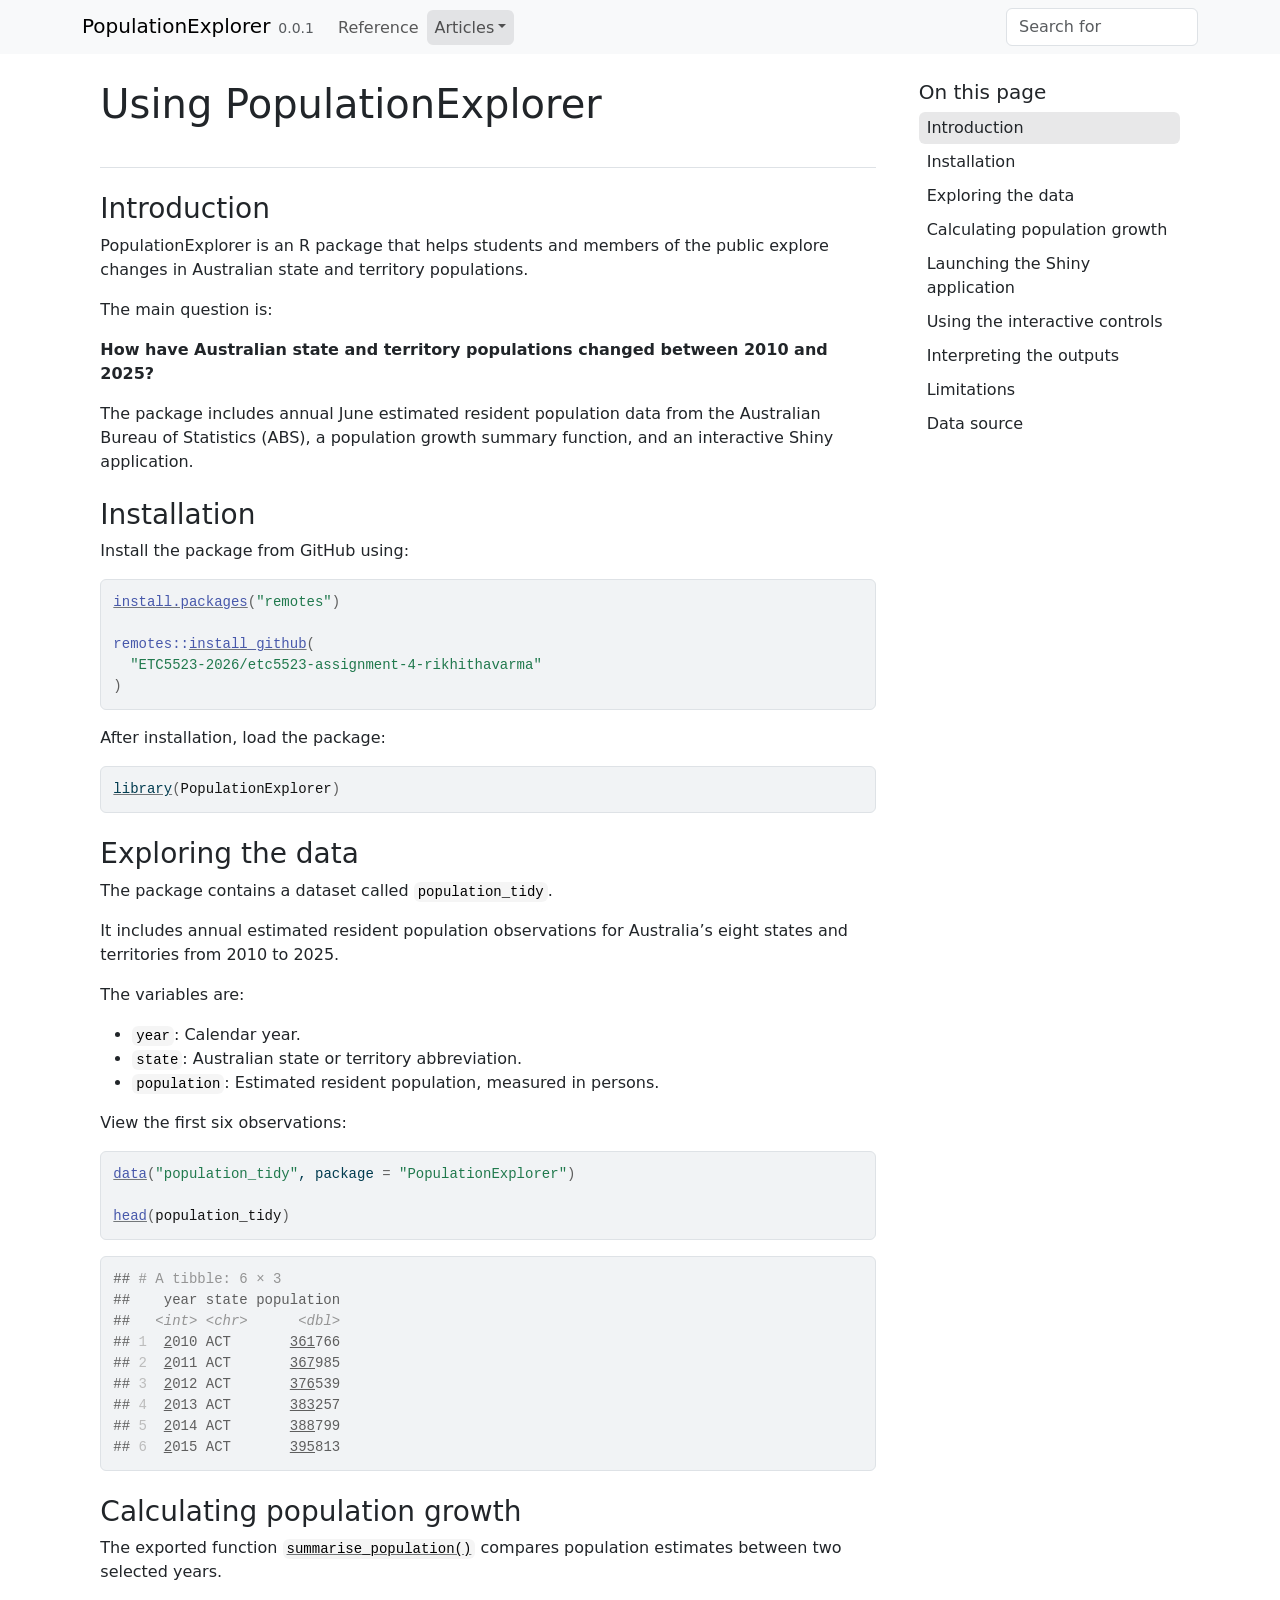
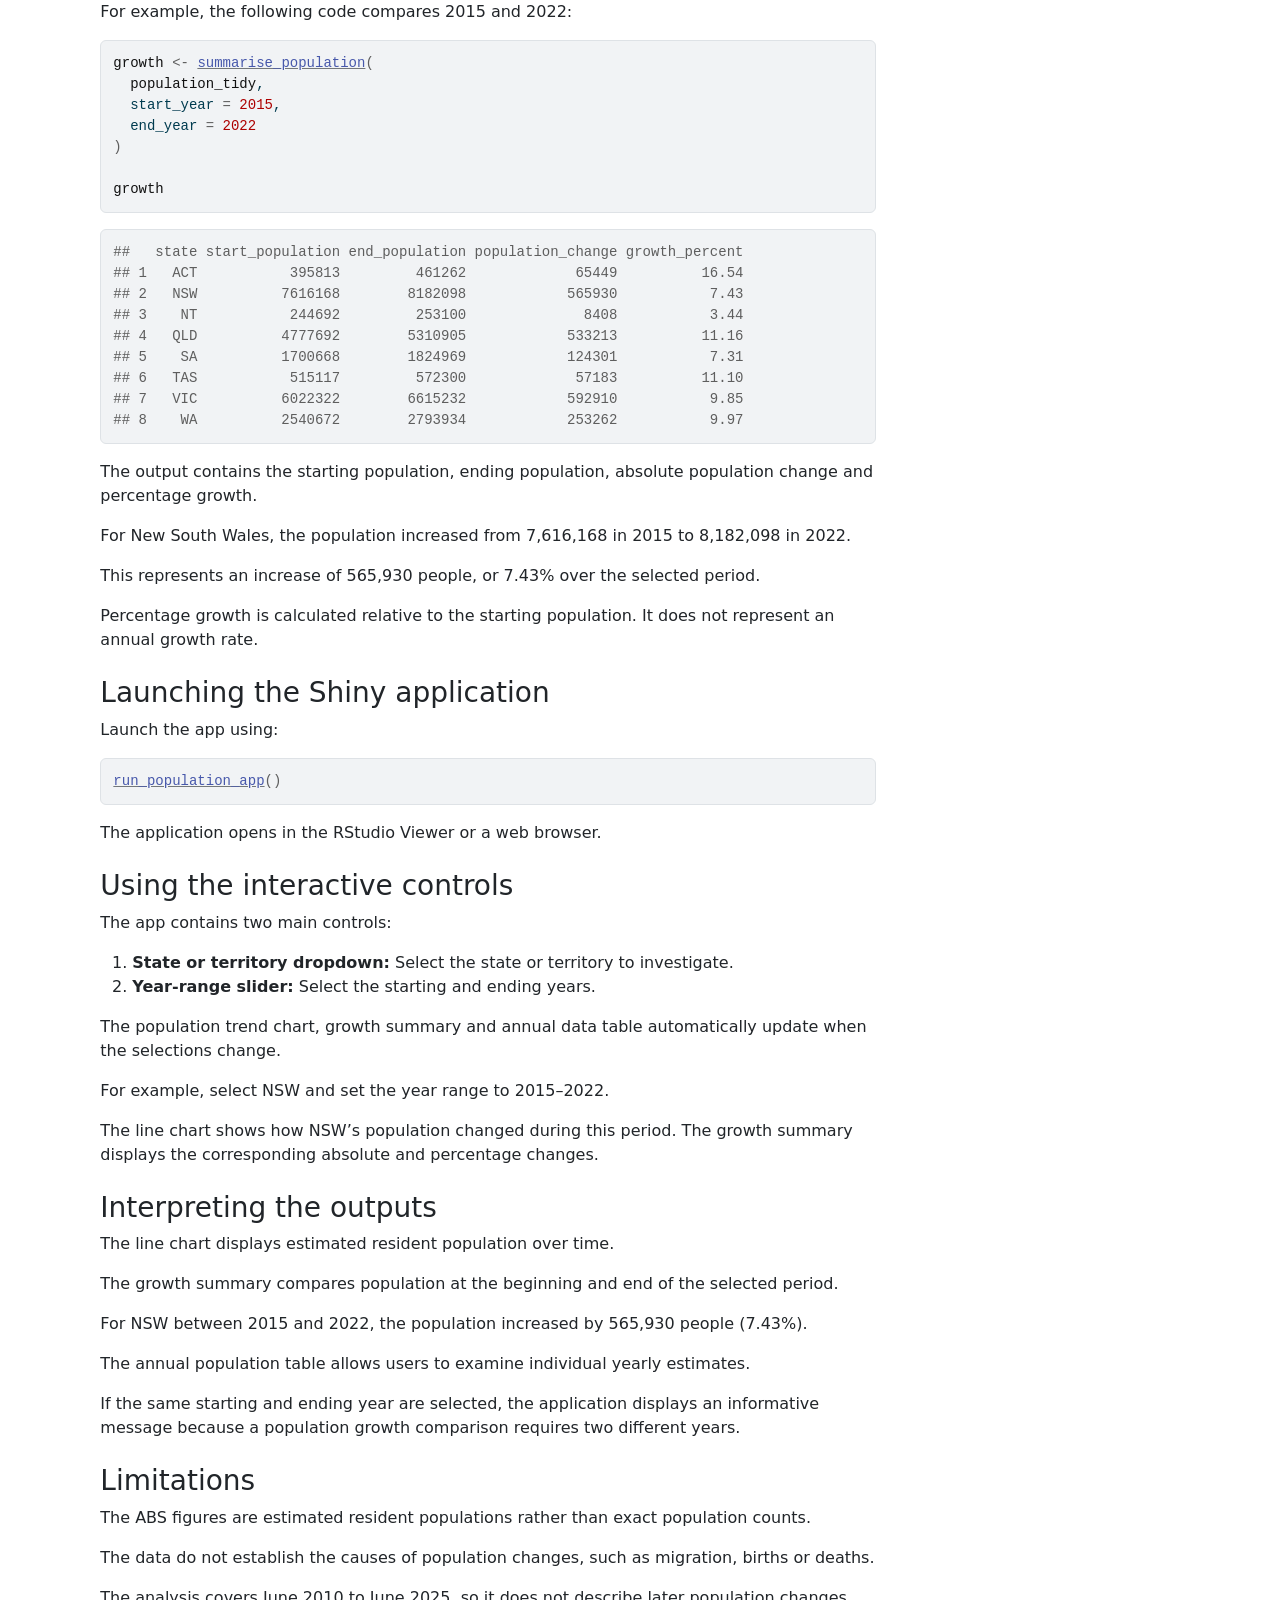
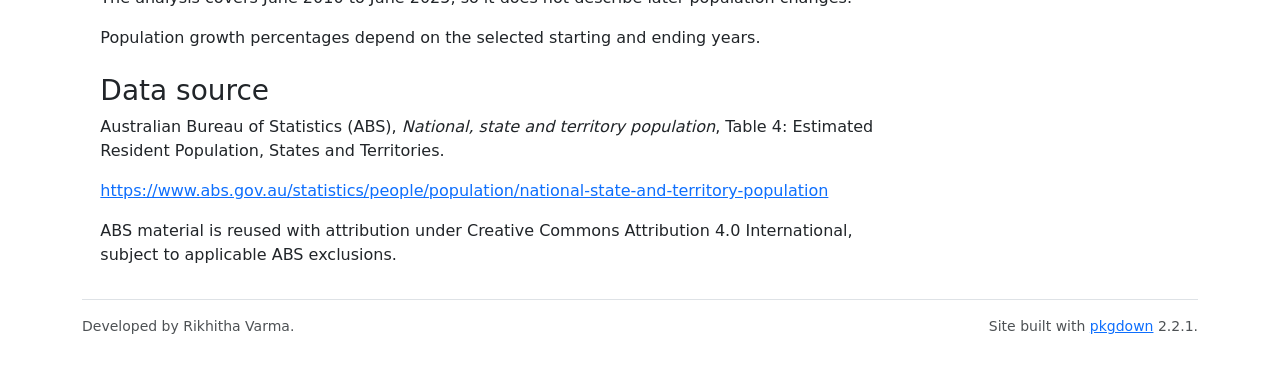
<file: docs/articles/using-population-explorer.html>
<!DOCTYPE html>
<!-- Generated by pkgdown: do not edit by hand --><html lang="en">
<head>
<meta http-equiv="Content-Type" content="text/html; charset=UTF-8">
<meta charset="utf-8">
<meta http-equiv="X-UA-Compatible" content="IE=edge">
<meta name="viewport" content="width=device-width, initial-scale=1, shrink-to-fit=no">
<title>Using PopulationExplorer • PopulationExplorer</title>
<script src="../deps/jquery-3.6.0/jquery-3.6.0.min.js"></script><meta name="viewport" content="width=device-width, initial-scale=1, shrink-to-fit=no">
<link href="../deps/bootstrap-5.3.1/bootstrap.min.css" rel="stylesheet">
<script src="../deps/bootstrap-5.3.1/bootstrap.bundle.min.js"></script><link href="../deps/font-awesome-6.5.2/css/all.min.css" rel="stylesheet">
<link href="../deps/font-awesome-6.5.2/css/v4-shims.min.css" rel="stylesheet">
<script src="../deps/headroom-0.11.0/headroom.min.js"></script><script src="../deps/headroom-0.11.0/jQuery.headroom.min.js"></script><script src="../deps/bootstrap-toc-1.0.1/bootstrap-toc.min.js"></script><script src="../deps/clipboard.js-2.0.11/clipboard.min.js"></script><script src="../deps/search-1.0.0/autocomplete.jquery.min.js"></script><script src="../deps/search-1.0.0/fuse.min.js"></script><script src="../deps/search-1.0.0/mark.min.js"></script><!-- pkgdown --><script src="../pkgdown.js"></script><meta property="og:title" content="Using PopulationExplorer">
</head>
<body>
    <a href="#main" class="visually-hidden-focusable">Skip to contents</a>


    <nav class="navbar navbar-expand-lg fixed-top bg-light" data-bs-theme="light" aria-label="Site navigation"><div class="container">

    <a class="navbar-brand me-2" href="../index.html">PopulationExplorer</a>

    <small class="nav-text text-muted me-auto" data-bs-toggle="tooltip" data-bs-placement="bottom" title="">0.0.1</small>


    <button class="navbar-toggler" type="button" data-bs-toggle="collapse" data-bs-target="#navbar" aria-controls="navbar" aria-expanded="false" aria-label="Toggle navigation">
      <span class="navbar-toggler-icon"></span>
    </button>

    <div id="navbar" class="collapse navbar-collapse ms-3">
      <ul class="navbar-nav me-auto">
<li class="nav-item"><a class="nav-link" href="../reference/index.html">Reference</a></li>
<li class="active nav-item dropdown">
  <button class="nav-link dropdown-toggle" type="button" id="dropdown-articles" data-bs-toggle="dropdown" aria-expanded="false" aria-haspopup="true">Articles</button>
  <ul class="dropdown-menu" aria-labelledby="dropdown-articles">
<li><a class="dropdown-item" href="../articles/using-population-explorer.html">Using PopulationExplorer</a></li>
  </ul>
</li>
      </ul>
<ul class="navbar-nav">
<li class="nav-item"><form class="form-inline" role="search">
 <input class="form-control" type="search" name="search-input" id="search-input" autocomplete="off" aria-label="Search site" placeholder="Search for" data-search-index="../search.json">
</form></li>
      </ul>
</div>


  </div>
</nav><div class="container template-article">




<div class="row">
  <main id="main" class="col-md-9"><div class="page-header">

      <h1>Using PopulationExplorer</h1>
            
      

      <div class="d-none name"><code>using-population-explorer.Rmd</code></div>
    </div>

    
    
<div class="section level2">
<h2 id="introduction">Introduction<a class="anchor" aria-label="anchor" href="#introduction"></a>
</h2>
<p>PopulationExplorer is an R package that helps students and members of
the public explore changes in Australian state and territory
populations.</p>
<p>The main question is:</p>
<p><strong>How have Australian state and territory populations changed
between 2010 and 2025?</strong></p>
<p>The package includes annual June estimated resident population data
from the Australian Bureau of Statistics (ABS), a population growth
summary function, and an interactive Shiny application.</p>
</div>
<div class="section level2">
<h2 id="installation">Installation<a class="anchor" aria-label="anchor" href="#installation"></a>
</h2>
<p>Install the package from GitHub using:</p>
<div class="sourceCode" id="cb1"><pre class="downlit sourceCode r">
<code class="sourceCode R"><span><span class="fu"><a href="https://rdrr.io/r/utils/install.packages.html" class="external-link">install.packages</a></span><span class="op">(</span><span class="st">"remotes"</span><span class="op">)</span></span>
<span></span>
<span><span class="fu">remotes</span><span class="fu">::</span><span class="fu"><a href="https://remotes.r-lib.org/reference/install_github.html" class="external-link">install_github</a></span><span class="op">(</span></span>
<span>  <span class="st">"ETC5523-2026/etc5523-assignment-4-rikhithavarma"</span></span>
<span><span class="op">)</span></span></code></pre></div>
<p>After installation, load the package:</p>
<div class="sourceCode" id="cb2"><pre class="downlit sourceCode r">
<code class="sourceCode R"><span><span class="kw"><a href="https://rdrr.io/r/base/library.html" class="external-link">library</a></span><span class="op">(</span><span class="va">PopulationExplorer</span><span class="op">)</span></span></code></pre></div>
</div>
<div class="section level2">
<h2 id="exploring-the-data">Exploring the data<a class="anchor" aria-label="anchor" href="#exploring-the-data"></a>
</h2>
<p>The package contains a dataset called
<code>population_tidy</code>.</p>
<p>It includes annual estimated resident population observations for
Australia’s eight states and territories from 2010 to 2025.</p>
<p>The variables are:</p>
<ul>
<li>
<code>year</code>: Calendar year.</li>
<li>
<code>state</code>: Australian state or territory abbreviation.</li>
<li>
<code>population</code>: Estimated resident population, measured in
persons.</li>
</ul>
<p>View the first six observations:</p>
<div class="sourceCode" id="cb3"><pre class="downlit sourceCode r">
<code class="sourceCode R"><span><span class="fu"><a href="https://rdrr.io/r/utils/data.html" class="external-link">data</a></span><span class="op">(</span><span class="st">"population_tidy"</span>, package <span class="op">=</span> <span class="st">"PopulationExplorer"</span><span class="op">)</span></span>
<span></span>
<span><span class="fu"><a href="https://rdrr.io/r/utils/head.html" class="external-link">head</a></span><span class="op">(</span><span class="va">population_tidy</span><span class="op">)</span></span></code></pre></div>
<pre><code><span><span class="co">## <span style="color: #949494;"># A tibble: 6 × 3</span></span></span>
<span><span class="co">##    year state population</span></span>
<span><span class="co">##   <span style="color: #949494; font-style: italic;">&lt;int&gt;</span> <span style="color: #949494; font-style: italic;">&lt;chr&gt;</span>      <span style="color: #949494; font-style: italic;">&lt;dbl&gt;</span></span></span>
<span><span class="co">## <span style="color: #BCBCBC;">1</span>  <span style="text-decoration: underline;">2</span>010 ACT       <span style="text-decoration: underline;">361</span>766</span></span>
<span><span class="co">## <span style="color: #BCBCBC;">2</span>  <span style="text-decoration: underline;">2</span>011 ACT       <span style="text-decoration: underline;">367</span>985</span></span>
<span><span class="co">## <span style="color: #BCBCBC;">3</span>  <span style="text-decoration: underline;">2</span>012 ACT       <span style="text-decoration: underline;">376</span>539</span></span>
<span><span class="co">## <span style="color: #BCBCBC;">4</span>  <span style="text-decoration: underline;">2</span>013 ACT       <span style="text-decoration: underline;">383</span>257</span></span>
<span><span class="co">## <span style="color: #BCBCBC;">5</span>  <span style="text-decoration: underline;">2</span>014 ACT       <span style="text-decoration: underline;">388</span>799</span></span>
<span><span class="co">## <span style="color: #BCBCBC;">6</span>  <span style="text-decoration: underline;">2</span>015 ACT       <span style="text-decoration: underline;">395</span>813</span></span></code></pre>
</div>
<div class="section level2">
<h2 id="calculating-population-growth">Calculating population growth<a class="anchor" aria-label="anchor" href="#calculating-population-growth"></a>
</h2>
<p>The exported function <code><a href="../reference/summarise_population.html">summarise_population()</a></code> compares
population estimates between two selected years.</p>
<p>For example, the following code compares 2015 and 2022:</p>
<div class="sourceCode" id="cb5"><pre class="downlit sourceCode r">
<code class="sourceCode R"><span><span class="va">growth</span> <span class="op">&lt;-</span> <span class="fu"><a href="../reference/summarise_population.html">summarise_population</a></span><span class="op">(</span></span>
<span>  <span class="va">population_tidy</span>,</span>
<span>  start_year <span class="op">=</span> <span class="fl">2015</span>,</span>
<span>  end_year <span class="op">=</span> <span class="fl">2022</span></span>
<span><span class="op">)</span></span>
<span></span>
<span><span class="va">growth</span></span></code></pre></div>
<pre><code><span><span class="co">##   state start_population end_population population_change growth_percent</span></span>
<span><span class="co">## 1   ACT           395813         461262             65449          16.54</span></span>
<span><span class="co">## 2   NSW          7616168        8182098            565930           7.43</span></span>
<span><span class="co">## 3    NT           244692         253100              8408           3.44</span></span>
<span><span class="co">## 4   QLD          4777692        5310905            533213          11.16</span></span>
<span><span class="co">## 5    SA          1700668        1824969            124301           7.31</span></span>
<span><span class="co">## 6   TAS           515117         572300             57183          11.10</span></span>
<span><span class="co">## 7   VIC          6022322        6615232            592910           9.85</span></span>
<span><span class="co">## 8    WA          2540672        2793934            253262           9.97</span></span></code></pre>
<p>The output contains the starting population, ending population,
absolute population change and percentage growth.</p>
<p>For New South Wales, the population increased from 7,616,168 in 2015
to 8,182,098 in 2022.</p>
<p>This represents an increase of 565,930 people, or 7.43% over the
selected period.</p>
<p>Percentage growth is calculated relative to the starting population.
It does not represent an annual growth rate.</p>
</div>
<div class="section level2">
<h2 id="launching-the-shiny-application">Launching the Shiny application<a class="anchor" aria-label="anchor" href="#launching-the-shiny-application"></a>
</h2>
<p>Launch the app using:</p>
<div class="sourceCode" id="cb7"><pre class="downlit sourceCode r">
<code class="sourceCode R"><span><span class="fu"><a href="../reference/run_population_app.html">run_population_app</a></span><span class="op">(</span><span class="op">)</span></span></code></pre></div>
<p>The application opens in the RStudio Viewer or a web browser.</p>
</div>
<div class="section level2">
<h2 id="using-the-interactive-controls">Using the interactive controls<a class="anchor" aria-label="anchor" href="#using-the-interactive-controls"></a>
</h2>
<p>The app contains two main controls:</p>
<ol style="list-style-type: decimal">
<li>
<strong>State or territory dropdown:</strong> Select the state or
territory to investigate.</li>
<li>
<strong>Year-range slider:</strong> Select the starting and ending
years.</li>
</ol>
<p>The population trend chart, growth summary and annual data table
automatically update when the selections change.</p>
<p>For example, select NSW and set the year range to 2015–2022.</p>
<p>The line chart shows how NSW’s population changed during this period.
The growth summary displays the corresponding absolute and percentage
changes.</p>
</div>
<div class="section level2">
<h2 id="interpreting-the-outputs">Interpreting the outputs<a class="anchor" aria-label="anchor" href="#interpreting-the-outputs"></a>
</h2>
<p>The line chart displays estimated resident population over time.</p>
<p>The growth summary compares population at the beginning and end of
the selected period.</p>
<p>For NSW between 2015 and 2022, the population increased by 565,930
people (7.43%).</p>
<p>The annual population table allows users to examine individual yearly
estimates.</p>
<p>If the same starting and ending year are selected, the application
displays an informative message because a population growth comparison
requires two different years.</p>
</div>
<div class="section level2">
<h2 id="limitations">Limitations<a class="anchor" aria-label="anchor" href="#limitations"></a>
</h2>
<p>The ABS figures are estimated resident populations rather than exact
population counts.</p>
<p>The data do not establish the causes of population changes, such as
migration, births or deaths.</p>
<p>The analysis covers June 2010 to June 2025, so it does not describe
later population changes.</p>
<p>Population growth percentages depend on the selected starting and
ending years.</p>
</div>
<div class="section level2">
<h2 id="data-source">Data source<a class="anchor" aria-label="anchor" href="#data-source"></a>
</h2>
<p>Australian Bureau of Statistics (ABS), <em>National, state and
territory population</em>, Table 4: Estimated Resident Population,
States and Territories.</p>
<p><a href="https://www.abs.gov.au/statistics/people/population/national-state-and-territory-population" class="external-link uri">https://www.abs.gov.au/statistics/people/population/national-state-and-territory-population</a></p>
<p>ABS material is reused with attribution under Creative Commons
Attribution 4.0 International, subject to applicable ABS exclusions.</p>
</div>
  </main><aside class="col-md-3"><nav id="toc" aria-label="Table of contents"><h2>On this page</h2>
    </nav></aside>
</div>



    <footer><div class="pkgdown-footer-left">
  <p>Developed by Rikhitha Varma.</p>
</div>

<div class="pkgdown-footer-right">
  <p>Site built with <a href="https://pkgdown.r-lib.org/" class="external-link">pkgdown</a> 2.2.1.</p>
</div>

    </footer>
</div>





  </body>
</html>
</file>
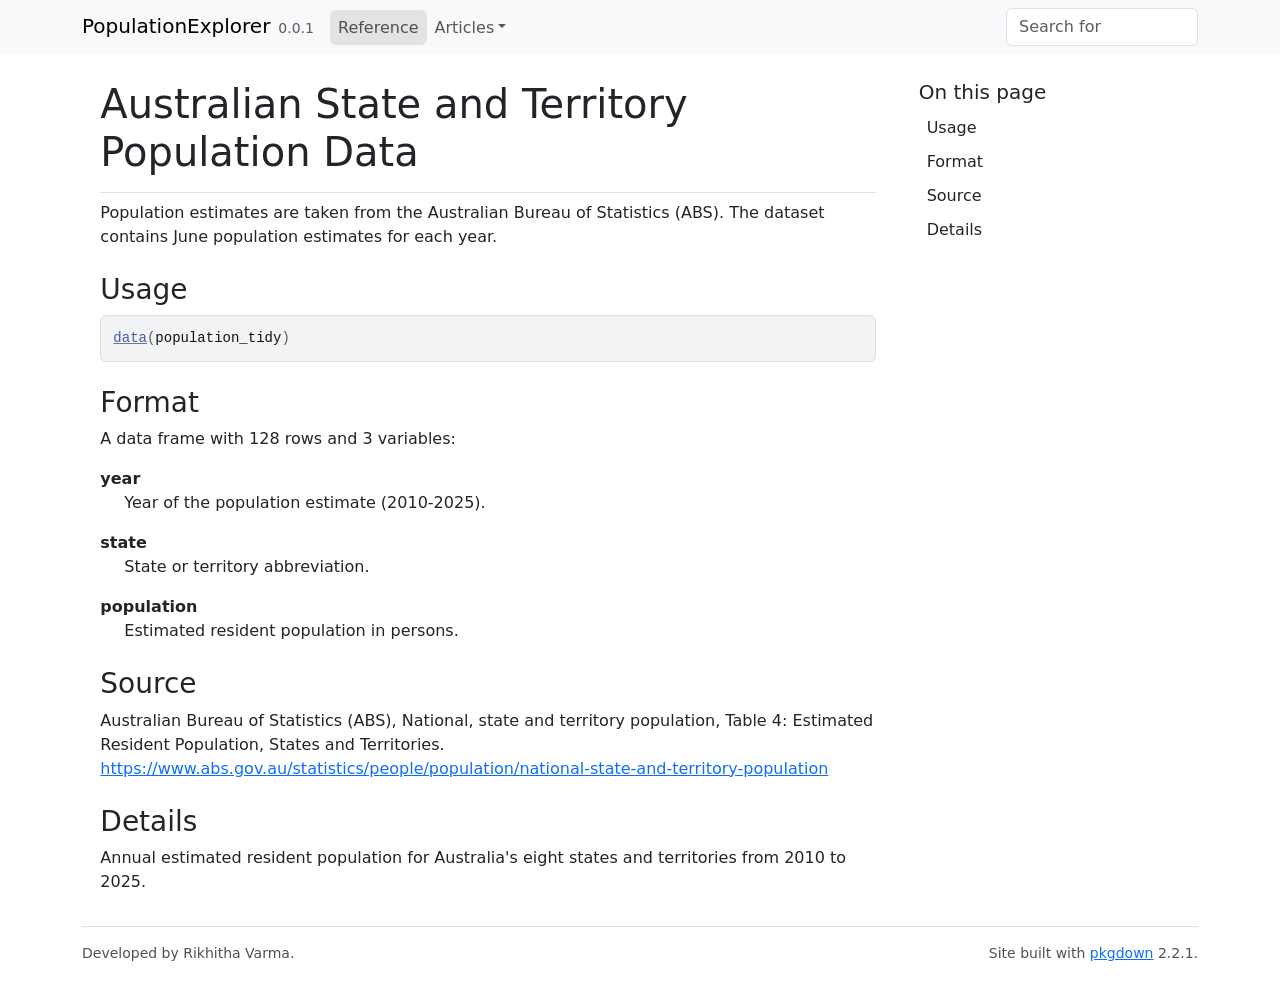
<file: docs/reference/population_tidy.html>
<!DOCTYPE html>
<!-- Generated by pkgdown: do not edit by hand --><html lang="en"><head><meta http-equiv="Content-Type" content="text/html; charset=UTF-8"><meta charset="utf-8"><meta http-equiv="X-UA-Compatible" content="IE=edge"><meta name="viewport" content="width=device-width, initial-scale=1, shrink-to-fit=no"><title>Australian State and Territory Population Data — population_tidy • PopulationExplorer</title><script src="../deps/jquery-3.6.0/jquery-3.6.0.min.js"></script><meta name="viewport" content="width=device-width, initial-scale=1, shrink-to-fit=no"><link href="../deps/bootstrap-5.3.1/bootstrap.min.css" rel="stylesheet"><script src="../deps/bootstrap-5.3.1/bootstrap.bundle.min.js"></script><link href="../deps/font-awesome-6.5.2/css/all.min.css" rel="stylesheet"><link href="../deps/font-awesome-6.5.2/css/v4-shims.min.css" rel="stylesheet"><script src="../deps/headroom-0.11.0/headroom.min.js"></script><script src="../deps/headroom-0.11.0/jQuery.headroom.min.js"></script><script src="../deps/bootstrap-toc-1.0.1/bootstrap-toc.min.js"></script><script src="../deps/clipboard.js-2.0.11/clipboard.min.js"></script><script src="../deps/search-1.0.0/autocomplete.jquery.min.js"></script><script src="../deps/search-1.0.0/fuse.min.js"></script><script src="../deps/search-1.0.0/mark.min.js"></script><!-- pkgdown --><script src="../pkgdown.js"></script><meta property="og:title" content="Australian State and Territory Population Data — population_tidy"><meta name="description" content="Population estimates are taken from the Australian
Bureau of Statistics (ABS). The dataset contains
June population estimates for each year."><meta property="og:description" content="Population estimates are taken from the Australian
Bureau of Statistics (ABS). The dataset contains
June population estimates for each year."></head><body>
    <a href="#main" class="visually-hidden-focusable">Skip to contents</a>


    <nav class="navbar navbar-expand-lg fixed-top bg-light" data-bs-theme="light" aria-label="Site navigation"><div class="container">

    <a class="navbar-brand me-2" href="../index.html">PopulationExplorer</a>

    <small class="nav-text text-muted me-auto" data-bs-toggle="tooltip" data-bs-placement="bottom" title="">0.0.1</small>


    <button class="navbar-toggler" type="button" data-bs-toggle="collapse" data-bs-target="#navbar" aria-controls="navbar" aria-expanded="false" aria-label="Toggle navigation">
      <span class="navbar-toggler-icon"></span>
    </button>

    <div id="navbar" class="collapse navbar-collapse ms-3">
      <ul class="navbar-nav me-auto"><li class="active nav-item"><a class="nav-link" href="../reference/index.html">Reference</a></li>
<li class="nav-item dropdown">
  <button class="nav-link dropdown-toggle" type="button" id="dropdown-articles" data-bs-toggle="dropdown" aria-expanded="false" aria-haspopup="true">Articles</button>
  <ul class="dropdown-menu" aria-labelledby="dropdown-articles"><li><a class="dropdown-item" href="../articles/using-population-explorer.html">Using PopulationExplorer</a></li>
  </ul></li>
      </ul><ul class="navbar-nav"><li class="nav-item"><form class="form-inline" role="search">
 <input class="form-control" type="search" name="search-input" id="search-input" autocomplete="off" aria-label="Search site" placeholder="Search for" data-search-index="../search.json"></form></li>
      </ul></div>


  </div>
</nav><div class="container template-reference-topic">
<div class="row">
  <main id="main" class="col-md-9"><div class="page-header">

      <h1>Australian State and Territory Population Data</h1>

      <div class="d-none name"><code>population_tidy.Rd</code></div>
    </div>

    <div class="ref-description section level2">
    <p>Population estimates are taken from the Australian
Bureau of Statistics (ABS). The dataset contains
June population estimates for each year.</p>
    </div>

    <div class="section level2">
    <h2 id="ref-usage">Usage<a class="anchor" aria-label="anchor" href="#ref-usage"></a></h2>
    <div class="sourceCode"><pre class="sourceCode r"><code><span><span class="fu"><a href="https://rdrr.io/r/utils/data.html" class="external-link">data</a></span><span class="op">(</span><span class="va">population_tidy</span><span class="op">)</span></span></code></pre></div>
    </div>

    <div class="section level2">
    <h2 id="format">Format<a class="anchor" aria-label="anchor" href="#format"></a></h2>
    <p>A data frame with 128 rows and 3 variables:</p><dl><dt>year</dt>
<dd><p>Year of the population estimate (2010-2025).</p></dd>

<dt>state</dt>
<dd><p>State or territory abbreviation.</p></dd>

<dt>population</dt>
<dd><p>Estimated resident population in persons.</p></dd>


</dl></div>
    <div class="section level2">
    <h2 id="source">Source<a class="anchor" aria-label="anchor" href="#source"></a></h2>
    <p>Australian Bureau of Statistics (ABS),
National, state and territory population,
Table 4: Estimated Resident Population,
States and Territories.
<a href="https://www.abs.gov.au/statistics/people/population/national-state-and-territory-population" class="external-link">https://www.abs.gov.au/statistics/people/population/national-state-and-territory-population</a></p>
    </div>
    <div class="section level2">
    <h2 id="details">Details<a class="anchor" aria-label="anchor" href="#details"></a></h2>
    <p>Annual estimated resident population for Australia's
eight states and territories from 2010 to 2025.</p>
    </div>

  </main><aside class="col-md-3"><nav id="toc" aria-label="Table of contents"><h2>On this page</h2>
    </nav></aside></div>


    <footer><div class="pkgdown-footer-left">
  <p>Developed by Rikhitha Varma.</p>
</div>

<div class="pkgdown-footer-right">
  <p>Site built with <a href="https://pkgdown.r-lib.org/" class="external-link">pkgdown</a> 2.2.1.</p>
</div>

    </footer></div>





  </body></html>
</file>
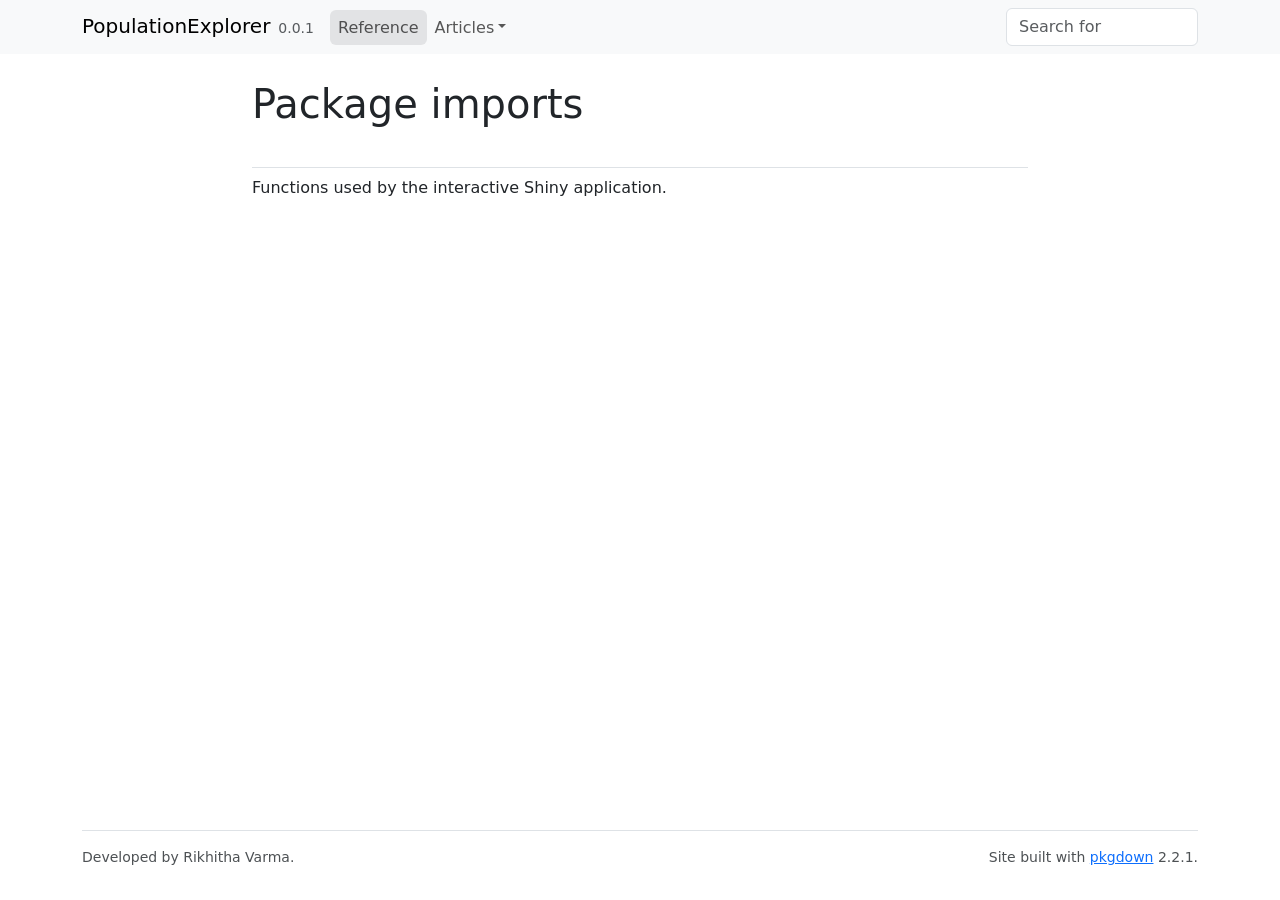
<file: docs/reference/PopulationExplorer-imports.html>
<!DOCTYPE html>
<!-- Generated by pkgdown: do not edit by hand --><html lang="en"><head><meta http-equiv="Content-Type" content="text/html; charset=UTF-8"><meta charset="utf-8"><meta http-equiv="X-UA-Compatible" content="IE=edge"><meta name="viewport" content="width=device-width, initial-scale=1, shrink-to-fit=no"><title>Package imports — PopulationExplorer-imports • PopulationExplorer</title><script src="../deps/jquery-3.6.0/jquery-3.6.0.min.js"></script><meta name="viewport" content="width=device-width, initial-scale=1, shrink-to-fit=no"><link href="../deps/bootstrap-5.3.1/bootstrap.min.css" rel="stylesheet"><script src="../deps/bootstrap-5.3.1/bootstrap.bundle.min.js"></script><link href="../deps/font-awesome-6.5.2/css/all.min.css" rel="stylesheet"><link href="../deps/font-awesome-6.5.2/css/v4-shims.min.css" rel="stylesheet"><script src="../deps/headroom-0.11.0/headroom.min.js"></script><script src="../deps/headroom-0.11.0/jQuery.headroom.min.js"></script><script src="../deps/bootstrap-toc-1.0.1/bootstrap-toc.min.js"></script><script src="../deps/clipboard.js-2.0.11/clipboard.min.js"></script><script src="../deps/search-1.0.0/autocomplete.jquery.min.js"></script><script src="../deps/search-1.0.0/fuse.min.js"></script><script src="../deps/search-1.0.0/mark.min.js"></script><!-- pkgdown --><script src="../pkgdown.js"></script><meta property="og:title" content="Package imports — PopulationExplorer-imports"><meta name="description" content="Functions used by the interactive Shiny application."><meta property="og:description" content="Functions used by the interactive Shiny application."></head><body>
    <a href="#main" class="visually-hidden-focusable">Skip to contents</a>


    <nav class="navbar navbar-expand-lg fixed-top bg-light" data-bs-theme="light" aria-label="Site navigation"><div class="container">

    <a class="navbar-brand me-2" href="../index.html">PopulationExplorer</a>

    <small class="nav-text text-muted me-auto" data-bs-toggle="tooltip" data-bs-placement="bottom" title="">0.0.1</small>


    <button class="navbar-toggler" type="button" data-bs-toggle="collapse" data-bs-target="#navbar" aria-controls="navbar" aria-expanded="false" aria-label="Toggle navigation">
      <span class="navbar-toggler-icon"></span>
    </button>

    <div id="navbar" class="collapse navbar-collapse ms-3">
      <ul class="navbar-nav me-auto"><li class="active nav-item"><a class="nav-link" href="../reference/index.html">Reference</a></li>
<li class="nav-item dropdown">
  <button class="nav-link dropdown-toggle" type="button" id="dropdown-articles" data-bs-toggle="dropdown" aria-expanded="false" aria-haspopup="true">Articles</button>
  <ul class="dropdown-menu" aria-labelledby="dropdown-articles"><li><a class="dropdown-item" href="../articles/using-population-explorer.html">Using PopulationExplorer</a></li>
  </ul></li>
      </ul><ul class="navbar-nav"><li class="nav-item"><form class="form-inline" role="search">
 <input class="form-control" type="search" name="search-input" id="search-input" autocomplete="off" aria-label="Search site" placeholder="Search for" data-search-index="../search.json"></form></li>
      </ul></div>


  </div>
</nav><div class="container template-reference-topic">
<div class="row">
  <main id="main" class="col-md-9"><div class="page-header">

      <h1>Package imports</h1>

      <div class="d-none name"><code>PopulationExplorer-imports.Rd</code></div>
    </div>

    <div class="ref-description section level2">
    <p>Functions used by the interactive Shiny application.</p>
    </div>



  </main></div>


    <footer><div class="pkgdown-footer-left">
  <p>Developed by Rikhitha Varma.</p>
</div>

<div class="pkgdown-footer-right">
  <p>Site built with <a href="https://pkgdown.r-lib.org/" class="external-link">pkgdown</a> 2.2.1.</p>
</div>

    </footer></div>





  </body></html>
</file>
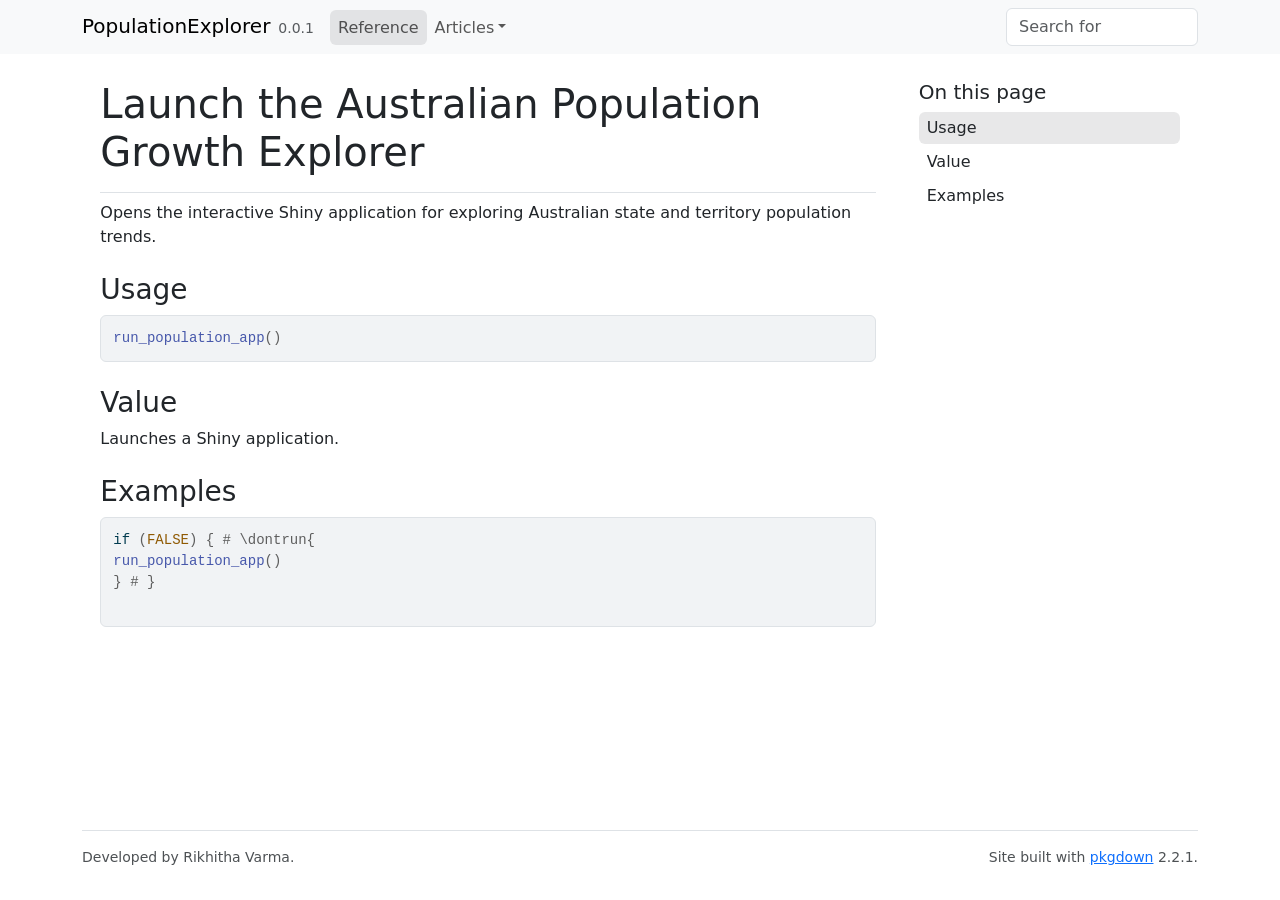
<file: docs/reference/run_population_app.html>
<!DOCTYPE html>
<!-- Generated by pkgdown: do not edit by hand --><html lang="en"><head><meta http-equiv="Content-Type" content="text/html; charset=UTF-8"><meta charset="utf-8"><meta http-equiv="X-UA-Compatible" content="IE=edge"><meta name="viewport" content="width=device-width, initial-scale=1, shrink-to-fit=no"><title>Launch the Australian Population Growth Explorer — run_population_app • PopulationExplorer</title><script src="../deps/jquery-3.6.0/jquery-3.6.0.min.js"></script><meta name="viewport" content="width=device-width, initial-scale=1, shrink-to-fit=no"><link href="../deps/bootstrap-5.3.1/bootstrap.min.css" rel="stylesheet"><script src="../deps/bootstrap-5.3.1/bootstrap.bundle.min.js"></script><link href="../deps/font-awesome-6.5.2/css/all.min.css" rel="stylesheet"><link href="../deps/font-awesome-6.5.2/css/v4-shims.min.css" rel="stylesheet"><script src="../deps/headroom-0.11.0/headroom.min.js"></script><script src="../deps/headroom-0.11.0/jQuery.headroom.min.js"></script><script src="../deps/bootstrap-toc-1.0.1/bootstrap-toc.min.js"></script><script src="../deps/clipboard.js-2.0.11/clipboard.min.js"></script><script src="../deps/search-1.0.0/autocomplete.jquery.min.js"></script><script src="../deps/search-1.0.0/fuse.min.js"></script><script src="../deps/search-1.0.0/mark.min.js"></script><!-- pkgdown --><script src="../pkgdown.js"></script><meta property="og:title" content="Launch the Australian Population Growth Explorer — run_population_app"><meta name="description" content="Opens the interactive Shiny application for exploring
Australian state and territory population trends."><meta property="og:description" content="Opens the interactive Shiny application for exploring
Australian state and territory population trends."></head><body>
    <a href="#main" class="visually-hidden-focusable">Skip to contents</a>


    <nav class="navbar navbar-expand-lg fixed-top bg-light" data-bs-theme="light" aria-label="Site navigation"><div class="container">

    <a class="navbar-brand me-2" href="../index.html">PopulationExplorer</a>

    <small class="nav-text text-muted me-auto" data-bs-toggle="tooltip" data-bs-placement="bottom" title="">0.0.1</small>


    <button class="navbar-toggler" type="button" data-bs-toggle="collapse" data-bs-target="#navbar" aria-controls="navbar" aria-expanded="false" aria-label="Toggle navigation">
      <span class="navbar-toggler-icon"></span>
    </button>

    <div id="navbar" class="collapse navbar-collapse ms-3">
      <ul class="navbar-nav me-auto"><li class="active nav-item"><a class="nav-link" href="../reference/index.html">Reference</a></li>
<li class="nav-item dropdown">
  <button class="nav-link dropdown-toggle" type="button" id="dropdown-articles" data-bs-toggle="dropdown" aria-expanded="false" aria-haspopup="true">Articles</button>
  <ul class="dropdown-menu" aria-labelledby="dropdown-articles"><li><a class="dropdown-item" href="../articles/using-population-explorer.html">Using PopulationExplorer</a></li>
  </ul></li>
      </ul><ul class="navbar-nav"><li class="nav-item"><form class="form-inline" role="search">
 <input class="form-control" type="search" name="search-input" id="search-input" autocomplete="off" aria-label="Search site" placeholder="Search for" data-search-index="../search.json"></form></li>
      </ul></div>


  </div>
</nav><div class="container template-reference-topic">
<div class="row">
  <main id="main" class="col-md-9"><div class="page-header">

      <h1>Launch the Australian Population Growth Explorer</h1>

      <div class="d-none name"><code>run_population_app.Rd</code></div>
    </div>

    <div class="ref-description section level2">
    <p>Opens the interactive Shiny application for exploring
Australian state and territory population trends.</p>
    </div>

    <div class="section level2">
    <h2 id="ref-usage">Usage<a class="anchor" aria-label="anchor" href="#ref-usage"></a></h2>
    <div class="sourceCode"><pre class="sourceCode r"><code><span><span class="fu">run_population_app</span><span class="op">(</span><span class="op">)</span></span></code></pre></div>
    </div>

    <div class="section level2">
    <h2 id="value">Value<a class="anchor" aria-label="anchor" href="#value"></a></h2>
    <p>Launches a Shiny application.</p>
    </div>

    <div class="section level2">
    <h2 id="ref-examples">Examples<a class="anchor" aria-label="anchor" href="#ref-examples"></a></h2>
    <div class="sourceCode"><pre class="sourceCode r"><code><span class="r-in"><span><span class="kw">if</span> <span class="op">(</span><span class="cn">FALSE</span><span class="op">)</span> <span class="op">{</span> <span class="co"># \dontrun{</span></span></span>
<span class="r-in"><span><span class="fu">run_population_app</span><span class="op">(</span><span class="op">)</span></span></span>
<span class="r-in"><span><span class="op">}</span> <span class="co"># }</span></span></span>
<span class="r-in"><span></span></span>
</code></pre></div>
    </div>
  </main><aside class="col-md-3"><nav id="toc" aria-label="Table of contents"><h2>On this page</h2>
    </nav></aside></div>


    <footer><div class="pkgdown-footer-left">
  <p>Developed by Rikhitha Varma.</p>
</div>

<div class="pkgdown-footer-right">
  <p>Site built with <a href="https://pkgdown.r-lib.org/" class="external-link">pkgdown</a> 2.2.1.</p>
</div>

    </footer></div>





  </body></html>
</file>
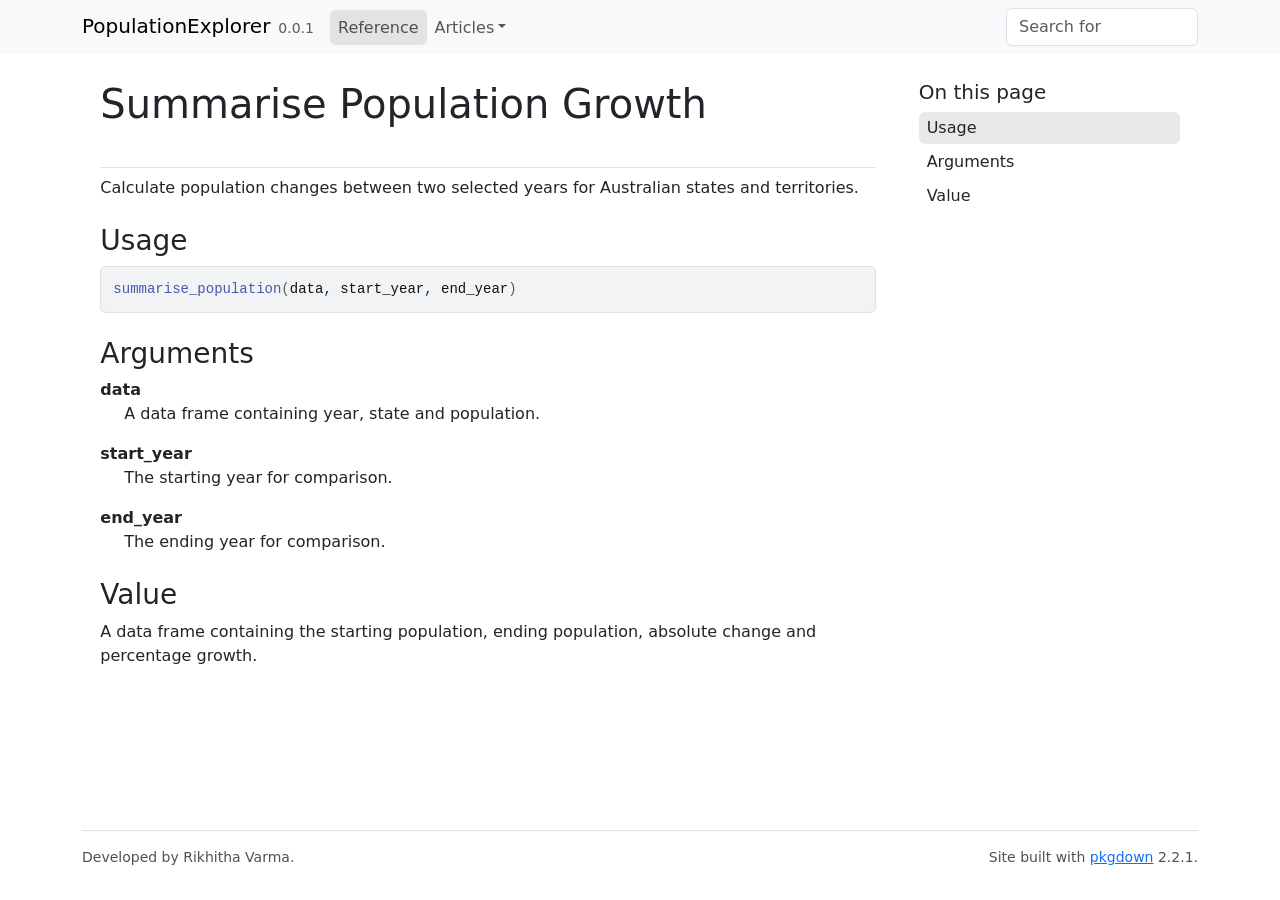
<file: docs/reference/summarise_population.html>
<!DOCTYPE html>
<!-- Generated by pkgdown: do not edit by hand --><html lang="en"><head><meta http-equiv="Content-Type" content="text/html; charset=UTF-8"><meta charset="utf-8"><meta http-equiv="X-UA-Compatible" content="IE=edge"><meta name="viewport" content="width=device-width, initial-scale=1, shrink-to-fit=no"><title>Summarise Population Growth — summarise_population • PopulationExplorer</title><script src="../deps/jquery-3.6.0/jquery-3.6.0.min.js"></script><meta name="viewport" content="width=device-width, initial-scale=1, shrink-to-fit=no"><link href="../deps/bootstrap-5.3.1/bootstrap.min.css" rel="stylesheet"><script src="../deps/bootstrap-5.3.1/bootstrap.bundle.min.js"></script><link href="../deps/font-awesome-6.5.2/css/all.min.css" rel="stylesheet"><link href="../deps/font-awesome-6.5.2/css/v4-shims.min.css" rel="stylesheet"><script src="../deps/headroom-0.11.0/headroom.min.js"></script><script src="../deps/headroom-0.11.0/jQuery.headroom.min.js"></script><script src="../deps/bootstrap-toc-1.0.1/bootstrap-toc.min.js"></script><script src="../deps/clipboard.js-2.0.11/clipboard.min.js"></script><script src="../deps/search-1.0.0/autocomplete.jquery.min.js"></script><script src="../deps/search-1.0.0/fuse.min.js"></script><script src="../deps/search-1.0.0/mark.min.js"></script><!-- pkgdown --><script src="../pkgdown.js"></script><meta property="og:title" content="Summarise Population Growth — summarise_population"><meta name="description" content="Calculate population changes between two selected years
for Australian states and territories."><meta property="og:description" content="Calculate population changes between two selected years
for Australian states and territories."></head><body>
    <a href="#main" class="visually-hidden-focusable">Skip to contents</a>


    <nav class="navbar navbar-expand-lg fixed-top bg-light" data-bs-theme="light" aria-label="Site navigation"><div class="container">

    <a class="navbar-brand me-2" href="../index.html">PopulationExplorer</a>

    <small class="nav-text text-muted me-auto" data-bs-toggle="tooltip" data-bs-placement="bottom" title="">0.0.1</small>


    <button class="navbar-toggler" type="button" data-bs-toggle="collapse" data-bs-target="#navbar" aria-controls="navbar" aria-expanded="false" aria-label="Toggle navigation">
      <span class="navbar-toggler-icon"></span>
    </button>

    <div id="navbar" class="collapse navbar-collapse ms-3">
      <ul class="navbar-nav me-auto"><li class="active nav-item"><a class="nav-link" href="../reference/index.html">Reference</a></li>
<li class="nav-item dropdown">
  <button class="nav-link dropdown-toggle" type="button" id="dropdown-articles" data-bs-toggle="dropdown" aria-expanded="false" aria-haspopup="true">Articles</button>
  <ul class="dropdown-menu" aria-labelledby="dropdown-articles"><li><a class="dropdown-item" href="../articles/using-population-explorer.html">Using PopulationExplorer</a></li>
  </ul></li>
      </ul><ul class="navbar-nav"><li class="nav-item"><form class="form-inline" role="search">
 <input class="form-control" type="search" name="search-input" id="search-input" autocomplete="off" aria-label="Search site" placeholder="Search for" data-search-index="../search.json"></form></li>
      </ul></div>


  </div>
</nav><div class="container template-reference-topic">
<div class="row">
  <main id="main" class="col-md-9"><div class="page-header">

      <h1>Summarise Population Growth</h1>

      <div class="d-none name"><code>summarise_population.Rd</code></div>
    </div>

    <div class="ref-description section level2">
    <p>Calculate population changes between two selected years
for Australian states and territories.</p>
    </div>

    <div class="section level2">
    <h2 id="ref-usage">Usage<a class="anchor" aria-label="anchor" href="#ref-usage"></a></h2>
    <div class="sourceCode"><pre class="sourceCode r"><code><span><span class="fu">summarise_population</span><span class="op">(</span><span class="va">data</span>, <span class="va">start_year</span>, <span class="va">end_year</span><span class="op">)</span></span></code></pre></div>
    </div>

    <div class="section level2">
    <h2 id="arguments">Arguments<a class="anchor" aria-label="anchor" href="#arguments"></a></h2>


<dl><dt id="arg-data">data<a class="anchor" aria-label="anchor" href="#arg-data"></a></dt>
<dd><p>A data frame containing year, state and population.</p></dd>


<dt id="arg-start-year">start_year<a class="anchor" aria-label="anchor" href="#arg-start-year"></a></dt>
<dd><p>The starting year for comparison.</p></dd>


<dt id="arg-end-year">end_year<a class="anchor" aria-label="anchor" href="#arg-end-year"></a></dt>
<dd><p>The ending year for comparison.</p></dd>

</dl></div>
    <div class="section level2">
    <h2 id="value">Value<a class="anchor" aria-label="anchor" href="#value"></a></h2>
    <p>A data frame containing the starting population,
ending population, absolute change and percentage growth.</p>
    </div>

  </main><aside class="col-md-3"><nav id="toc" aria-label="Table of contents"><h2>On this page</h2>
    </nav></aside></div>


    <footer><div class="pkgdown-footer-left">
  <p>Developed by Rikhitha Varma.</p>
</div>

<div class="pkgdown-footer-right">
  <p>Site built with <a href="https://pkgdown.r-lib.org/" class="external-link">pkgdown</a> 2.2.1.</p>
</div>

    </footer></div>





  </body></html>
</file>
<file: docs/deps/font-awesome-6.5.2/css/v4-shims.min.css>
/*!
 * Font Awesome Free 6.5.2 by @fontawesome - https://fontawesome.com
 * License - https://fontawesome.com/license/free (Icons: CC BY 4.0, Fonts: SIL OFL 1.1, Code: MIT License)
 * Copyright 2024 Fonticons, Inc.
 */
.fa.fa-glass:before{content:"\f000"}.fa.fa-envelope-o{font-family:"Font Awesome 6 Free";font-weight:400}.fa.fa-envelope-o:before{content:"\f0e0"}.fa.fa-star-o{font-family:"Font Awesome 6 Free";font-weight:400}.fa.fa-star-o:before{content:"\f005"}.fa.fa-close:before,.fa.fa-remove:before{content:"\f00d"}.fa.fa-gear:before{content:"\f013"}.fa.fa-trash-o{font-family:"Font Awesome 6 Free";font-weight:400}.fa.fa-trash-o:before{content:"\f2ed"}.fa.fa-home:before{content:"\f015"}.fa.fa-file-o{font-family:"Font Awesome 6 Free";font-weight:400}.fa.fa-file-o:before{content:"\f15b"}.fa.fa-clock-o{font-family:"Font Awesome 6 Free";font-weight:400}.fa.fa-clock-o:before{content:"\f017"}.fa.fa-arrow-circle-o-down{font-family:"Font Awesome 6 Free";font-weight:400}.fa.fa-arrow-circle-o-down:before{content:"\f358"}.fa.fa-arrow-circle-o-up{font-family:"Font Awesome 6 Free";font-weight:400}.fa.fa-arrow-circle-o-up:before{content:"\f35b"}.fa.fa-play-circle-o{font-family:"Font Awesome 6 Free";font-weight:400}.fa.fa-play-circle-o:before{content:"\f144"}.fa.fa-repeat:before,.fa.fa-rotate-right:before{content:"\f01e"}.fa.fa-refresh:before{content:"\f021"}.fa.fa-list-alt{font-family:"Font Awesome 6 Free";font-weight:400}.fa.fa-list-alt:before{content:"\f022"}.fa.fa-dedent:before{content:"\f03b"}.fa.fa-video-camera:before{content:"\f03d"}.fa.fa-picture-o{font-family:"Font Awesome 6 Free";font-weight:400}.fa.fa-picture-o:before{content:"\f03e"}.fa.fa-photo{font-family:"Font Awesome 6 Free";font-weight:400}.fa.fa-photo:before{content:"\f03e"}.fa.fa-image{font-family:"Font Awesome 6 Free";font-weight:400}.fa.fa-image:before{content:"\f03e"}.fa.fa-map-marker:before{content:"\f3c5"}.fa.fa-pencil-square-o{font-family:"Font Awesome 6 Free";font-weight:400}.fa.fa-pencil-square-o:before{content:"\f044"}.fa.fa-edit{font-family:"Font Awesome 6 Free";font-weight:400}.fa.fa-edit:before{content:"\f044"}.fa.fa-share-square-o:before{content:"\f14d"}.fa.fa-check-square-o{font-family:"Font Awesome 6 Free";font-weight:400}.fa.fa-check-square-o:before{content:"\f14a"}.fa.fa-arrows:before{content:"\f0b2"}.fa.fa-times-circle-o{font-family:"Font Awesome 6 Free";font-weight:400}.fa.fa-times-circle-o:before{content:"\f057"}.fa.fa-check-circle-o{font-family:"Font Awesome 6 Free";font-weight:400}.fa.fa-check-circle-o:before{content:"\f058"}.fa.fa-mail-forward:before{content:"\f064"}.fa.fa-expand:before{content:"\f424"}.fa.fa-compress:before{content:"\f422"}.fa.fa-eye,.fa.fa-eye-slash{font-family:"Font Awesome 6 Free";font-weight:400}.fa.fa-warning:before{content:"\f071"}.fa.fa-calendar:before{content:"\f073"}.fa.fa-arrows-v:before{content:"\f338"}.fa.fa-arrows-h:before{content:"\f337"}.fa.fa-bar-chart-o:before,.fa.fa-bar-chart:before{content:"\e0e3"}.fa.fa-twitter-square{font-family:"Font Awesome 6 Brands";font-weight:400}.fa.fa-twitter-square:before{content:"\f081"}.fa.fa-facebook-square{font-family:"Font Awesome 6 Brands";font-weight:400}.fa.fa-facebook-square:before{content:"\f082"}.fa.fa-gears:before{content:"\f085"}.fa.fa-thumbs-o-up{font-family:"Font Awesome 6 Free";font-weight:400}.fa.fa-thumbs-o-up:before{content:"\f164"}.fa.fa-thumbs-o-down{font-family:"Font Awesome 6 Free";font-weight:400}.fa.fa-thumbs-o-down:before{content:"\f165"}.fa.fa-heart-o{font-family:"Font Awesome 6 Free";font-weight:400}.fa.fa-heart-o:before{content:"\f004"}.fa.fa-sign-out:before{content:"\f2f5"}.fa.fa-linkedin-square{font-family:"Font Awesome 6 Brands";font-weight:400}.fa.fa-linkedin-square:before{content:"\f08c"}.fa.fa-thumb-tack:before{content:"\f08d"}.fa.fa-external-link:before{content:"\f35d"}.fa.fa-sign-in:before{content:"\f2f6"}.fa.fa-github-square{font-family:"Font Awesome 6 Brands";font-weight:400}.fa.fa-github-square:before{content:"\f092"}.fa.fa-lemon-o{font-family:"Font Awesome 6 Free";font-weight:400}.fa.fa-lemon-o:before{content:"\f094"}.fa.fa-square-o{font-family:"Font Awesome 6 Free";font-weight:400}.fa.fa-square-o:before{content:"\f0c8"}.fa.fa-bookmark-o{font-family:"Font Awesome 6 Free";font-weight:400}.fa.fa-bookmark-o:before{content:"\f02e"}.fa.fa-facebook,.fa.fa-twitter{font-family:"Font Awesome 6 Brands";font-weight:400}.fa.fa-facebook:before{content:"\f39e"}.fa.fa-facebook-f{font-family:"Font Awesome 6 Brands";font-weight:400}.fa.fa-facebook-f:before{content:"\f39e"}.fa.fa-github{font-family:"Font Awesome 6 Brands";font-weight:400}.fa.fa-credit-card{font-family:"Font Awesome 6 Free";font-weight:400}.fa.fa-feed:before{content:"\f09e"}.fa.fa-hdd-o{font-family:"Font Awesome 6 Free";font-weight:400}.fa.fa-hdd-o:before{content:"\f0a0"}.fa.fa-hand-o-right{font-family:"Font Awesome 6 Free";font-weight:400}.fa.fa-hand-o-right:before{content:"\f0a4"}.fa.fa-hand-o-left{font-family:"Font Awesome 6 Free";font-weight:400}.fa.fa-hand-o-left:before{content:"\f0a5"}.fa.fa-hand-o-up{font-family:"Font Awesome 6 Free";font-weight:400}.fa.fa-hand-o-up:before{content:"\f0a6"}.fa.fa-hand-o-down{font-family:"Font Awesome 6 Free";font-weight:400}.fa.fa-hand-o-down:before{content:"\f0a7"}.fa.fa-globe:before{content:"\f57d"}.fa.fa-tasks:before{content:"\f828"}.fa.fa-arrows-alt:before{content:"\f31e"}.fa.fa-group:before{content:"\f0c0"}.fa.fa-chain:before{content:"\f0c1"}.fa.fa-cut:before{content:"\f0c4"}.fa.fa-files-o{font-family:"Font Awesome 6 Free";font-weight:400}.fa.fa-files-o:before{content:"\f0c5"}.fa.fa-floppy-o{font-family:"Font Awesome 6 Free";font-weight:400}.fa.fa-floppy-o:before{content:"\f0c7"}.fa.fa-save{font-family:"Font Awesome 6 Free";font-weight:400}.fa.fa-save:before{content:"\f0c7"}.fa.fa-navicon:before,.fa.fa-reorder:before{content:"\f0c9"}.fa.fa-magic:before{content:"\e2ca"}.fa.fa-pinterest,.fa.fa-pinterest-square{font-family:"Font Awesome 6 Brands";font-weight:400}.fa.fa-pinterest-square:before{content:"\f0d3"}.fa.fa-google-plus-square{font-family:"Font Awesome 6 Brands";font-weight:400}.fa.fa-google-plus-square:before{content:"\f0d4"}.fa.fa-google-plus{font-family:"Font Awesome 6 Brands";font-weight:400}.fa.fa-google-plus:before{content:"\f0d5"}.fa.fa-money:before{content:"\f3d1"}.fa.fa-unsorted:before{content:"\f0dc"}.fa.fa-sort-desc:before{content:"\f0dd"}.fa.fa-sort-asc:before{content:"\f0de"}.fa.fa-linkedin{font-family:"Font Awesome 6 Brands";font-weight:400}.fa.fa-linkedin:before{content:"\f0e1"}.fa.fa-rotate-left:before{content:"\f0e2"}.fa.fa-legal:before{content:"\f0e3"}.fa.fa-dashboard:before,.fa.fa-tachometer:before{content:"\f625"}.fa.fa-comment-o{font-family:"Font Awesome 6 Free";font-weight:400}.fa.fa-comment-o:before{content:"\f075"}.fa.fa-comments-o{font-family:"Font Awesome 6 Free";font-weight:400}.fa.fa-comments-o:before{content:"\f086"}.fa.fa-flash:before{content:"\f0e7"}.fa.fa-clipboard:before{content:"\f0ea"}.fa.fa-lightbulb-o{font-family:"Font Awesome 6 Free";font-weight:400}.fa.fa-lightbulb-o:before{content:"\f0eb"}.fa.fa-exchange:before{content:"\f362"}.fa.fa-cloud-download:before{content:"\f0ed"}.fa.fa-cloud-upload:before{content:"\f0ee"}.fa.fa-bell-o{font-family:"Font Awesome 6 Free";font-weight:400}.fa.fa-bell-o:before{content:"\f0f3"}.fa.fa-cutlery:before{content:"\f2e7"}.fa.fa-file-text-o{font-family:"Font Awesome 6 Free";font-weight:400}.fa.fa-file-text-o:before{content:"\f15c"}.fa.fa-building-o{font-family:"Font Awesome 6 Free";font-weight:400}.fa.fa-building-o:before{content:"\f1ad"}.fa.fa-hospital-o{font-family:"Font Awesome 6 Free";font-weight:400}.fa.fa-hospital-o:before{content:"\f0f8"}.fa.fa-tablet:before{content:"\f3fa"}.fa.fa-mobile-phone:before,.fa.fa-mobile:before{content:"\f3cd"}.fa.fa-circle-o{font-family:"Font Awesome 6 Free";font-weight:400}.fa.fa-circle-o:before{content:"\f111"}.fa.fa-mail-reply:before{content:"\f3e5"}.fa.fa-github-alt{font-family:"Font Awesome 6 Brands";font-weight:400}.fa.fa-folder-o{font-family:"Font Awesome 6 Free";font-weight:400}.fa.fa-folder-o:before{content:"\f07b"}.fa.fa-folder-open-o{font-family:"Font Awesome 6 Free";font-weight:400}.fa.fa-folder-open-o:before{content:"\f07c"}.fa.fa-smile-o{font-family:"Font Awesome 6 Free";font-weight:400}.fa.fa-smile-o:before{content:"\f118"}.fa.fa-frown-o{font-family:"Font Awesome 6 Free";font-weight:400}.fa.fa-frown-o:before{content:"\f119"}.fa.fa-meh-o{font-family:"Font Awesome 6 Free";font-weight:400}.fa.fa-meh-o:before{content:"\f11a"}.fa.fa-keyboard-o{font-family:"Font Awesome 6 Free";font-weight:400}.fa.fa-keyboard-o:before{content:"\f11c"}.fa.fa-flag-o{font-family:"Font Awesome 6 Free";font-weight:400}.fa.fa-flag-o:before{content:"\f024"}.fa.fa-mail-reply-all:before{content:"\f122"}.fa.fa-star-half-o{font-family:"Font Awesome 6 Free";font-weight:400}.fa.fa-star-half-o:before{content:"\f5c0"}.fa.fa-star-half-empty{font-family:"Font Awesome 6 Free";font-weight:400}.fa.fa-star-half-empty:before{content:"\f5c0"}.fa.fa-star-half-full{font-family:"Font Awesome 6 Free";font-weight:400}.fa.fa-star-half-full:before{content:"\f5c0"}.fa.fa-code-fork:before{content:"\f126"}.fa.fa-chain-broken:before,.fa.fa-unlink:before{content:"\f127"}.fa.fa-calendar-o{font-family:"Font Awesome 6 Free";font-weight:400}.fa.fa-calendar-o:before{content:"\f133"}.fa.fa-css3,.fa.fa-html5,.fa.fa-maxcdn{font-family:"Font Awesome 6 Brands";font-weight:400}.fa.fa-unlock-alt:before{content:"\f09c"}.fa.fa-minus-square-o{font-family:"Font Awesome 6 Free";font-weight:400}.fa.fa-minus-square-o:before{content:"\f146"}.fa.fa-level-up:before{content:"\f3bf"}.fa.fa-level-down:before{content:"\f3be"}.fa.fa-pencil-square:before{content:"\f14b"}.fa.fa-external-link-square:before{content:"\f360"}.fa.fa-compass{font-family:"Font Awesome 6 Free";font-weight:400}.fa.fa-caret-square-o-down{font-family:"Font Awesome 6 Free";font-weight:400}.fa.fa-caret-square-o-down:before{content:"\f150"}.fa.fa-toggle-down{font-family:"Font Awesome 6 Free";font-weight:400}.fa.fa-toggle-down:before{content:"\f150"}.fa.fa-caret-square-o-up{font-family:"Font Awesome 6 Free";font-weight:400}.fa.fa-caret-square-o-up:before{content:"\f151"}.fa.fa-toggle-up{font-family:"Font Awesome 6 Free";font-weight:400}.fa.fa-toggle-up:before{content:"\f151"}.fa.fa-caret-square-o-right{font-family:"Font Awesome 6 Free";font-weight:400}.fa.fa-caret-square-o-right:before{content:"\f152"}.fa.fa-toggle-right{font-family:"Font Awesome 6 Free";font-weight:400}.fa.fa-toggle-right:before{content:"\f152"}.fa.fa-eur:before,.fa.fa-euro:before{content:"\f153"}.fa.fa-gbp:before{content:"\f154"}.fa.fa-dollar:before,.fa.fa-usd:before{content:"\24"}.fa.fa-inr:before,.fa.fa-rupee:before{content:"\e1bc"}.fa.fa-cny:before,.fa.fa-jpy:before,.fa.fa-rmb:before,.fa.fa-yen:before{content:"\f157"}.fa.fa-rouble:before,.fa.fa-rub:before,.fa.fa-ruble:before{content:"\f158"}.fa.fa-krw:before,.fa.fa-won:before{content:"\f159"}.fa.fa-bitcoin,.fa.fa-btc{font-family:"Font Awesome 6 Brands";font-weight:400}.fa.fa-bitcoin:before{content:"\f15a"}.fa.fa-file-text:before{content:"\f15c"}.fa.fa-sort-alpha-asc:before{content:"\f15d"}.fa.fa-sort-alpha-desc:before{content:"\f881"}.fa.fa-sort-amount-asc:before{content:"\f884"}.fa.fa-sort-amount-desc:before{content:"\f160"}.fa.fa-sort-numeric-asc:before{content:"\f162"}.fa.fa-sort-numeric-desc:before{content:"\f886"}.fa.fa-youtube-square{font-family:"Font Awesome 6 Brands";font-weight:400}.fa.fa-youtube-square:before{content:"\f431"}.fa.fa-xing,.fa.fa-xing-square,.fa.fa-youtube{font-family:"Font Awesome 6 Brands";font-weight:400}.fa.fa-xing-square:before{content:"\f169"}.fa.fa-youtube-play{font-family:"Font Awesome 6 Brands";font-weight:400}.fa.fa-youtube-play:before{content:"\f167"}.fa.fa-adn,.fa.fa-bitbucket,.fa.fa-bitbucket-square,.fa.fa-dropbox,.fa.fa-flickr,.fa.fa-instagram,.fa.fa-stack-overflow{font-family:"Font Awesome 6 Brands";font-weight:400}.fa.fa-bitbucket-square:before{content:"\f171"}.fa.fa-tumblr,.fa.fa-tumblr-square{font-family:"Font Awesome 6 Brands";font-weight:400}.fa.fa-tumblr-square:before{content:"\f174"}.fa.fa-long-arrow-down:before{content:"\f309"}.fa.fa-long-arrow-up:before{content:"\f30c"}.fa.fa-long-arrow-left:before{content:"\f30a"}.fa.fa-long-arrow-right:before{content:"\f30b"}.fa.fa-android,.fa.fa-apple,.fa.fa-dribbble,.fa.fa-foursquare,.fa.fa-gittip,.fa.fa-gratipay,.fa.fa-linux,.fa.fa-skype,.fa.fa-trello,.fa.fa-windows{font-family:"Font Awesome 6 Brands";font-weight:400}.fa.fa-gittip:before{content:"\f184"}.fa.fa-sun-o{font-family:"Font Awesome 6 Free";font-weight:400}.fa.fa-sun-o:before{content:"\f185"}.fa.fa-moon-o{font-family:"Font Awesome 6 Free";font-weight:400}.fa.fa-moon-o:before{content:"\f186"}.fa.fa-pagelines,.fa.fa-renren,.fa.fa-stack-exchange,.fa.fa-vk,.fa.fa-weibo{font-family:"Font Awesome 6 Brands";font-weight:400}.fa.fa-arrow-circle-o-right{font-family:"Font Awesome 6 Free";font-weight:400}.fa.fa-arrow-circle-o-right:before{content:"\f35a"}.fa.fa-arrow-circle-o-left{font-family:"Font Awesome 6 Free";font-weight:400}.fa.fa-arrow-circle-o-left:before{content:"\f359"}.fa.fa-caret-square-o-left{font-family:"Font Awesome 6 Free";font-weight:400}.fa.fa-caret-square-o-left:before{content:"\f191"}.fa.fa-toggle-left{font-family:"Font Awesome 6 Free";font-weight:400}.fa.fa-toggle-left:before{content:"\f191"}.fa.fa-dot-circle-o{font-family:"Font Awesome 6 Free";font-weight:400}.fa.fa-dot-circle-o:before{content:"\f192"}.fa.fa-vimeo-square{font-family:"Font Awesome 6 Brands";font-weight:400}.fa.fa-vimeo-square:before{content:"\f194"}.fa.fa-try:before,.fa.fa-turkish-lira:before{content:"\e2bb"}.fa.fa-plus-square-o{font-family:"Font Awesome 6 Free";font-weight:400}.fa.fa-plus-square-o:before{content:"\f0fe"}.fa.fa-openid,.fa.fa-slack,.fa.fa-wordpress{font-family:"Font Awesome 6 Brands";font-weight:400}.fa.fa-bank:before,.fa.fa-institution:before{content:"\f19c"}.fa.fa-mortar-board:before{content:"\f19d"}.fa.fa-google,.fa.fa-reddit,.fa.fa-reddit-square,.fa.fa-yahoo{font-family:"Font Awesome 6 Brands";font-weight:400}.fa.fa-reddit-square:before{content:"\f1a2"}.fa.fa-behance,.fa.fa-behance-square,.fa.fa-delicious,.fa.fa-digg,.fa.fa-drupal,.fa.fa-joomla,.fa.fa-pied-piper-alt,.fa.fa-pied-piper-pp,.fa.fa-stumbleupon,.fa.fa-stumbleupon-circle{font-family:"Font Awesome 6 Brands";font-weight:400}.fa.fa-behance-square:before{content:"\f1b5"}.fa.fa-steam,.fa.fa-steam-square{font-family:"Font Awesome 6 Brands";font-weight:400}.fa.fa-steam-square:before{content:"\f1b7"}.fa.fa-automobile:before{content:"\f1b9"}.fa.fa-cab:before{content:"\f1ba"}.fa.fa-deviantart,.fa.fa-soundcloud,.fa.fa-spotify{font-family:"Font Awesome 6 Brands";font-weight:400}.fa.fa-file-pdf-o{font-family:"Font Awesome 6 Free";font-weight:400}.fa.fa-file-pdf-o:before{content:"\f1c1"}.fa.fa-file-word-o{font-family:"Font Awesome 6 Free";font-weight:400}.fa.fa-file-word-o:before{content:"\f1c2"}.fa.fa-file-excel-o{font-family:"Font Awesome 6 Free";font-weight:400}.fa.fa-file-excel-o:before{content:"\f1c3"}.fa.fa-file-powerpoint-o{font-family:"Font Awesome 6 Free";font-weight:400}.fa.fa-file-powerpoint-o:before{content:"\f1c4"}.fa.fa-file-image-o{font-family:"Font Awesome 6 Free";font-weight:400}.fa.fa-file-image-o:before{content:"\f1c5"}.fa.fa-file-photo-o{font-family:"Font Awesome 6 Free";font-weight:400}.fa.fa-file-photo-o:before{content:"\f1c5"}.fa.fa-file-picture-o{font-family:"Font Awesome 6 Free";font-weight:400}.fa.fa-file-picture-o:before{content:"\f1c5"}.fa.fa-file-archive-o{font-family:"Font Awesome 6 Free";font-weight:400}.fa.fa-file-archive-o:before{content:"\f1c6"}.fa.fa-file-zip-o{font-family:"Font Awesome 6 Free";font-weight:400}.fa.fa-file-zip-o:before{content:"\f1c6"}.fa.fa-file-audio-o{font-family:"Font Awesome 6 Free";font-weight:400}.fa.fa-file-audio-o:before{content:"\f1c7"}.fa.fa-file-sound-o{font-family:"Font Awesome 6 Free";font-weight:400}.fa.fa-file-sound-o:before{content:"\f1c7"}.fa.fa-file-video-o{font-family:"Font Awesome 6 Free";font-weight:400}.fa.fa-file-video-o:before{content:"\f1c8"}.fa.fa-file-movie-o{font-family:"Font Awesome 6 Free";font-weight:400}.fa.fa-file-movie-o:before{content:"\f1c8"}.fa.fa-file-code-o{font-family:"Font Awesome 6 Free";font-weight:400}.fa.fa-file-code-o:before{content:"\f1c9"}.fa.fa-codepen,.fa.fa-jsfiddle,.fa.fa-vine{font-family:"Font Awesome 6 Brands";font-weight:400}.fa.fa-life-bouy:before,.fa.fa-life-buoy:before,.fa.fa-life-saver:before,.fa.fa-support:before{content:"\f1cd"}.fa.fa-circle-o-notch:before{content:"\f1ce"}.fa.fa-ra,.fa.fa-rebel{font-family:"Font Awesome 6 Brands";font-weight:400}.fa.fa-ra:before{content:"\f1d0"}.fa.fa-resistance{font-family:"Font Awesome 6 Brands";font-weight:400}.fa.fa-resistance:before{content:"\f1d0"}.fa.fa-empire,.fa.fa-ge{font-family:"Font Awesome 6 Brands";font-weight:400}.fa.fa-ge:before{content:"\f1d1"}.fa.fa-git-square{font-family:"Font Awesome 6 Brands";font-weight:400}.fa.fa-git-square:before{content:"\f1d2"}.fa.fa-git,.fa.fa-hacker-news,.fa.fa-y-combinator-square{font-family:"Font Awesome 6 Brands";font-weight:400}.fa.fa-y-combinator-square:before{content:"\f1d4"}.fa.fa-yc-square{font-family:"Font Awesome 6 Brands";font-weight:400}.fa.fa-yc-square:before{content:"\f1d4"}.fa.fa-qq,.fa.fa-tencent-weibo,.fa.fa-wechat,.fa.fa-weixin{font-family:"Font Awesome 6 Brands";font-weight:400}.fa.fa-wechat:before{content:"\f1d7"}.fa.fa-send:before{content:"\f1d8"}.fa.fa-paper-plane-o{font-family:"Font Awesome 6 Free";font-weight:400}.fa.fa-paper-plane-o:before{content:"\f1d8"}.fa.fa-send-o{font-family:"Font Awesome 6 Free";font-weight:400}.fa.fa-send-o:before{content:"\f1d8"}.fa.fa-circle-thin{font-family:"Font Awesome 6 Free";font-weight:400}.fa.fa-circle-thin:before{content:"\f111"}.fa.fa-header:before{content:"\f1dc"}.fa.fa-futbol-o{font-family:"Font Awesome 6 Free";font-weight:400}.fa.fa-futbol-o:before{content:"\f1e3"}.fa.fa-soccer-ball-o{font-family:"Font Awesome 6 Free";font-weight:400}.fa.fa-soccer-ball-o:before{content:"\f1e3"}.fa.fa-slideshare,.fa.fa-twitch,.fa.fa-yelp{font-family:"Font Awesome 6 Brands";font-weight:400}.fa.fa-newspaper-o{font-family:"Font Awesome 6 Free";font-weight:400}.fa.fa-newspaper-o:before{content:"\f1ea"}.fa.fa-cc-amex,.fa.fa-cc-discover,.fa.fa-cc-mastercard,.fa.fa-cc-paypal,.fa.fa-cc-stripe,.fa.fa-cc-visa,.fa.fa-google-wallet,.fa.fa-paypal{font-family:"Font Awesome 6 Brands";font-weight:400}.fa.fa-bell-slash-o{font-family:"Font Awesome 6 Free";font-weight:400}.fa.fa-bell-slash-o:before{content:"\f1f6"}.fa.fa-trash:before{content:"\f2ed"}.fa.fa-copyright{font-family:"Font Awesome 6 Free";font-weight:400}.fa.fa-eyedropper:before{content:"\f1fb"}.fa.fa-area-chart:before{content:"\f1fe"}.fa.fa-pie-chart:before{content:"\f200"}.fa.fa-line-chart:before{content:"\f201"}.fa.fa-lastfm,.fa.fa-lastfm-square{font-family:"Font Awesome 6 Brands";font-weight:400}.fa.fa-lastfm-square:before{content:"\f203"}.fa.fa-angellist,.fa.fa-ioxhost{font-family:"Font Awesome 6 Brands";font-weight:400}.fa.fa-cc{font-family:"Font Awesome 6 Free";font-weight:400}.fa.fa-cc:before{content:"\f20a"}.fa.fa-ils:before,.fa.fa-shekel:before,.fa.fa-sheqel:before{content:"\f20b"}.fa.fa-buysellads,.fa.fa-connectdevelop,.fa.fa-dashcube,.fa.fa-forumbee,.fa.fa-leanpub,.fa.fa-sellsy,.fa.fa-shirtsinbulk,.fa.fa-simplybuilt,.fa.fa-skyatlas{font-family:"Font Awesome 6 Brands";font-weight:400}.fa.fa-diamond{font-family:"Font Awesome 6 Free";font-weight:400}.fa.fa-diamond:before{content:"\f3a5"}.fa.fa-intersex:before,.fa.fa-transgender:before{content:"\f224"}.fa.fa-transgender-alt:before{content:"\f225"}.fa.fa-facebook-official{font-family:"Font Awesome 6 Brands";font-weight:400}.fa.fa-facebook-official:before{content:"\f09a"}.fa.fa-pinterest-p,.fa.fa-whatsapp{font-family:"Font Awesome 6 Brands";font-weight:400}.fa.fa-hotel:before{content:"\f236"}.fa.fa-medium,.fa.fa-viacoin,.fa.fa-y-combinator,.fa.fa-yc{font-family:"Font Awesome 6 Brands";font-weight:400}.fa.fa-yc:before{content:"\f23b"}.fa.fa-expeditedssl,.fa.fa-opencart,.fa.fa-optin-monster{font-family:"Font Awesome 6 Brands";font-weight:400}.fa.fa-battery-4:before,.fa.fa-battery:before{content:"\f240"}.fa.fa-battery-3:before{content:"\f241"}.fa.fa-battery-2:before{content:"\f242"}.fa.fa-battery-1:before{content:"\f243"}.fa.fa-battery-0:before{content:"\f244"}.fa.fa-object-group,.fa.fa-object-ungroup,.fa.fa-sticky-note-o{font-family:"Font Awesome 6 Free";font-weight:400}.fa.fa-sticky-note-o:before{content:"\f249"}.fa.fa-cc-diners-club,.fa.fa-cc-jcb{font-family:"Font Awesome 6 Brands";font-weight:400}.fa.fa-clone{font-family:"Font Awesome 6 Free";font-weight:400}.fa.fa-hourglass-o:before{content:"\f254"}.fa.fa-hourglass-1:before{content:"\f251"}.fa.fa-hourglass-2:before{content:"\f252"}.fa.fa-hourglass-3:before{content:"\f253"}.fa.fa-hand-rock-o{font-family:"Font Awesome 6 Free";font-weight:400}.fa.fa-hand-rock-o:before{content:"\f255"}.fa.fa-hand-grab-o{font-family:"Font Awesome 6 Free";font-weight:400}.fa.fa-hand-grab-o:before{content:"\f255"}.fa.fa-hand-paper-o{font-family:"Font Awesome 6 Free";font-weight:400}.fa.fa-hand-paper-o:before{content:"\f256"}.fa.fa-hand-stop-o{font-family:"Font Awesome 6 Free";font-weight:400}.fa.fa-hand-stop-o:before{content:"\f256"}.fa.fa-hand-scissors-o{font-family:"Font Awesome 6 Free";font-weight:400}.fa.fa-hand-scissors-o:before{content:"\f257"}.fa.fa-hand-lizard-o{font-family:"Font Awesome 6 Free";font-weight:400}.fa.fa-hand-lizard-o:before{content:"\f258"}.fa.fa-hand-spock-o{font-family:"Font Awesome 6 Free";font-weight:400}.fa.fa-hand-spock-o:before{content:"\f259"}.fa.fa-hand-pointer-o{font-family:"Font Awesome 6 Free";font-weight:400}.fa.fa-hand-pointer-o:before{content:"\f25a"}.fa.fa-hand-peace-o{font-family:"Font Awesome 6 Free";font-weight:400}.fa.fa-hand-peace-o:before{content:"\f25b"}.fa.fa-registered{font-family:"Font Awesome 6 Free";font-weight:400}.fa.fa-creative-commons,.fa.fa-gg,.fa.fa-gg-circle,.fa.fa-odnoklassniki,.fa.fa-odnoklassniki-square{font-family:"Font Awesome 6 Brands";font-weight:400}.fa.fa-odnoklassniki-square:before{content:"\f264"}.fa.fa-chrome,.fa.fa-firefox,.fa.fa-get-pocket,.fa.fa-internet-explorer,.fa.fa-opera,.fa.fa-safari,.fa.fa-wikipedia-w{font-family:"Font Awesome 6 Brands";font-weight:400}.fa.fa-television:before{content:"\f26c"}.fa.fa-500px,.fa.fa-amazon,.fa.fa-contao{font-family:"Font Awesome 6 Brands";font-weight:400}.fa.fa-calendar-plus-o{font-family:"Font Awesome 6 Free";font-weight:400}.fa.fa-calendar-plus-o:before{content:"\f271"}.fa.fa-calendar-minus-o{font-family:"Font Awesome 6 Free";font-weight:400}.fa.fa-calendar-minus-o:before{content:"\f272"}.fa.fa-calendar-times-o{font-family:"Font Awesome 6 Free";font-weight:400}.fa.fa-calendar-times-o:before{content:"\f273"}.fa.fa-calendar-check-o{font-family:"Font Awesome 6 Free";font-weight:400}.fa.fa-calendar-check-o:before{content:"\f274"}.fa.fa-map-o{font-family:"Font Awesome 6 Free";font-weight:400}.fa.fa-map-o:before{content:"\f279"}.fa.fa-commenting:before{content:"\f4ad"}.fa.fa-commenting-o{font-family:"Font Awesome 6 Free";font-weight:400}.fa.fa-commenting-o:before{content:"\f4ad"}.fa.fa-houzz,.fa.fa-vimeo{font-family:"Font Awesome 6 Brands";font-weight:400}.fa.fa-vimeo:before{content:"\f27d"}.fa.fa-black-tie,.fa.fa-edge,.fa.fa-fonticons,.fa.fa-reddit-alien{font-family:"Font Awesome 6 Brands";font-weight:400}.fa.fa-credit-card-alt:before{content:"\f09d"}.fa.fa-codiepie,.fa.fa-fort-awesome,.fa.fa-mixcloud,.fa.fa-modx,.fa.fa-product-hunt,.fa.fa-scribd,.fa.fa-usb{font-family:"Font Awesome 6 Brands";font-weight:400}.fa.fa-pause-circle-o{font-family:"Font Awesome 6 Free";font-weight:400}.fa.fa-pause-circle-o:before{content:"\f28b"}.fa.fa-stop-circle-o{font-family:"Font Awesome 6 Free";font-weight:400}.fa.fa-stop-circle-o:before{content:"\f28d"}.fa.fa-bluetooth,.fa.fa-bluetooth-b,.fa.fa-envira,.fa.fa-gitlab,.fa.fa-wheelchair-alt,.fa.fa-wpbeginner,.fa.fa-wpforms{font-family:"Font Awesome 6 Brands";font-weight:400}.fa.fa-wheelchair-alt:before{content:"\f368"}.fa.fa-question-circle-o{font-family:"Font Awesome 6 Free";font-weight:400}.fa.fa-question-circle-o:before{content:"\f059"}.fa.fa-volume-control-phone:before{content:"\f2a0"}.fa.fa-asl-interpreting:before{content:"\f2a3"}.fa.fa-deafness:before,.fa.fa-hard-of-hearing:before{content:"\f2a4"}.fa.fa-glide,.fa.fa-glide-g{font-family:"Font Awesome 6 Brands";font-weight:400}.fa.fa-signing:before{content:"\f2a7"}.fa.fa-viadeo,.fa.fa-viadeo-square{font-family:"Font Awesome 6 Brands";font-weight:400}.fa.fa-viadeo-square:before{content:"\f2aa"}.fa.fa-snapchat,.fa.fa-snapchat-ghost{font-family:"Font Awesome 6 Brands";font-weight:400}.fa.fa-snapchat-ghost:before{content:"\f2ab"}.fa.fa-snapchat-square{font-family:"Font Awesome 6 Brands";font-weight:400}.fa.fa-snapchat-square:before{content:"\f2ad"}.fa.fa-first-order,.fa.fa-google-plus-official,.fa.fa-pied-piper,.fa.fa-themeisle,.fa.fa-yoast{font-family:"Font Awesome 6 Brands";font-weight:400}.fa.fa-google-plus-official:before{content:"\f2b3"}.fa.fa-google-plus-circle{font-family:"Font Awesome 6 Brands";font-weight:400}.fa.fa-google-plus-circle:before{content:"\f2b3"}.fa.fa-fa,.fa.fa-font-awesome{font-family:"Font Awesome 6 Brands";font-weight:400}.fa.fa-fa:before{content:"\f2b4"}.fa.fa-handshake-o{font-family:"Font Awesome 6 Free";font-weight:400}.fa.fa-handshake-o:before{content:"\f2b5"}.fa.fa-envelope-open-o{font-family:"Font Awesome 6 Free";font-weight:400}.fa.fa-envelope-open-o:before{content:"\f2b6"}.fa.fa-linode{font-family:"Font Awesome 6 Brands";font-weight:400}.fa.fa-address-book-o{font-family:"Font Awesome 6 Free";font-weight:400}.fa.fa-address-book-o:before{content:"\f2b9"}.fa.fa-vcard:before{content:"\f2bb"}.fa.fa-address-card-o{font-family:"Font Awesome 6 Free";font-weight:400}.fa.fa-address-card-o:before{content:"\f2bb"}.fa.fa-vcard-o{font-family:"Font Awesome 6 Free";font-weight:400}.fa.fa-vcard-o:before{content:"\f2bb"}.fa.fa-user-circle-o{font-family:"Font Awesome 6 Free";font-weight:400}.fa.fa-user-circle-o:before{content:"\f2bd"}.fa.fa-user-o{font-family:"Font Awesome 6 Free";font-weight:400}.fa.fa-user-o:before{content:"\f007"}.fa.fa-id-badge{font-family:"Font Awesome 6 Free";font-weight:400}.fa.fa-drivers-license:before{content:"\f2c2"}.fa.fa-id-card-o{font-family:"Font Awesome 6 Free";font-weight:400}.fa.fa-id-card-o:before{content:"\f2c2"}.fa.fa-drivers-license-o{font-family:"Font Awesome 6 Free";font-weight:400}.fa.fa-drivers-license-o:before{content:"\f2c2"}.fa.fa-free-code-camp,.fa.fa-quora,.fa.fa-telegram{font-family:"Font Awesome 6 Brands";font-weight:400}.fa.fa-thermometer-4:before,.fa.fa-thermometer:before{content:"\f2c7"}.fa.fa-thermometer-3:before{content:"\f2c8"}.fa.fa-thermometer-2:before{content:"\f2c9"}.fa.fa-thermometer-1:before{content:"\f2ca"}.fa.fa-thermometer-0:before{content:"\f2cb"}.fa.fa-bathtub:before,.fa.fa-s15:before{content:"\f2cd"}.fa.fa-window-maximize,.fa.fa-window-restore{font-family:"Font Awesome 6 Free";font-weight:400}.fa.fa-times-rectangle:before{content:"\f410"}.fa.fa-window-close-o{font-family:"Font Awesome 6 Free";font-weight:400}.fa.fa-window-close-o:before{content:"\f410"}.fa.fa-times-rectangle-o{font-family:"Font Awesome 6 Free";font-weight:400}.fa.fa-times-rectangle-o:before{content:"\f410"}.fa.fa-bandcamp,.fa.fa-eercast,.fa.fa-etsy,.fa.fa-grav,.fa.fa-imdb,.fa.fa-ravelry{font-family:"Font Awesome 6 Brands";font-weight:400}.fa.fa-eercast:before{content:"\f2da"}.fa.fa-snowflake-o{font-family:"Font Awesome 6 Free";font-weight:400}.fa.fa-snowflake-o:before{content:"\f2dc"}.fa.fa-meetup,.fa.fa-superpowers,.fa.fa-wpexplorer{font-family:"Font Awesome 6 Brands";font-weight:400}
</file>
